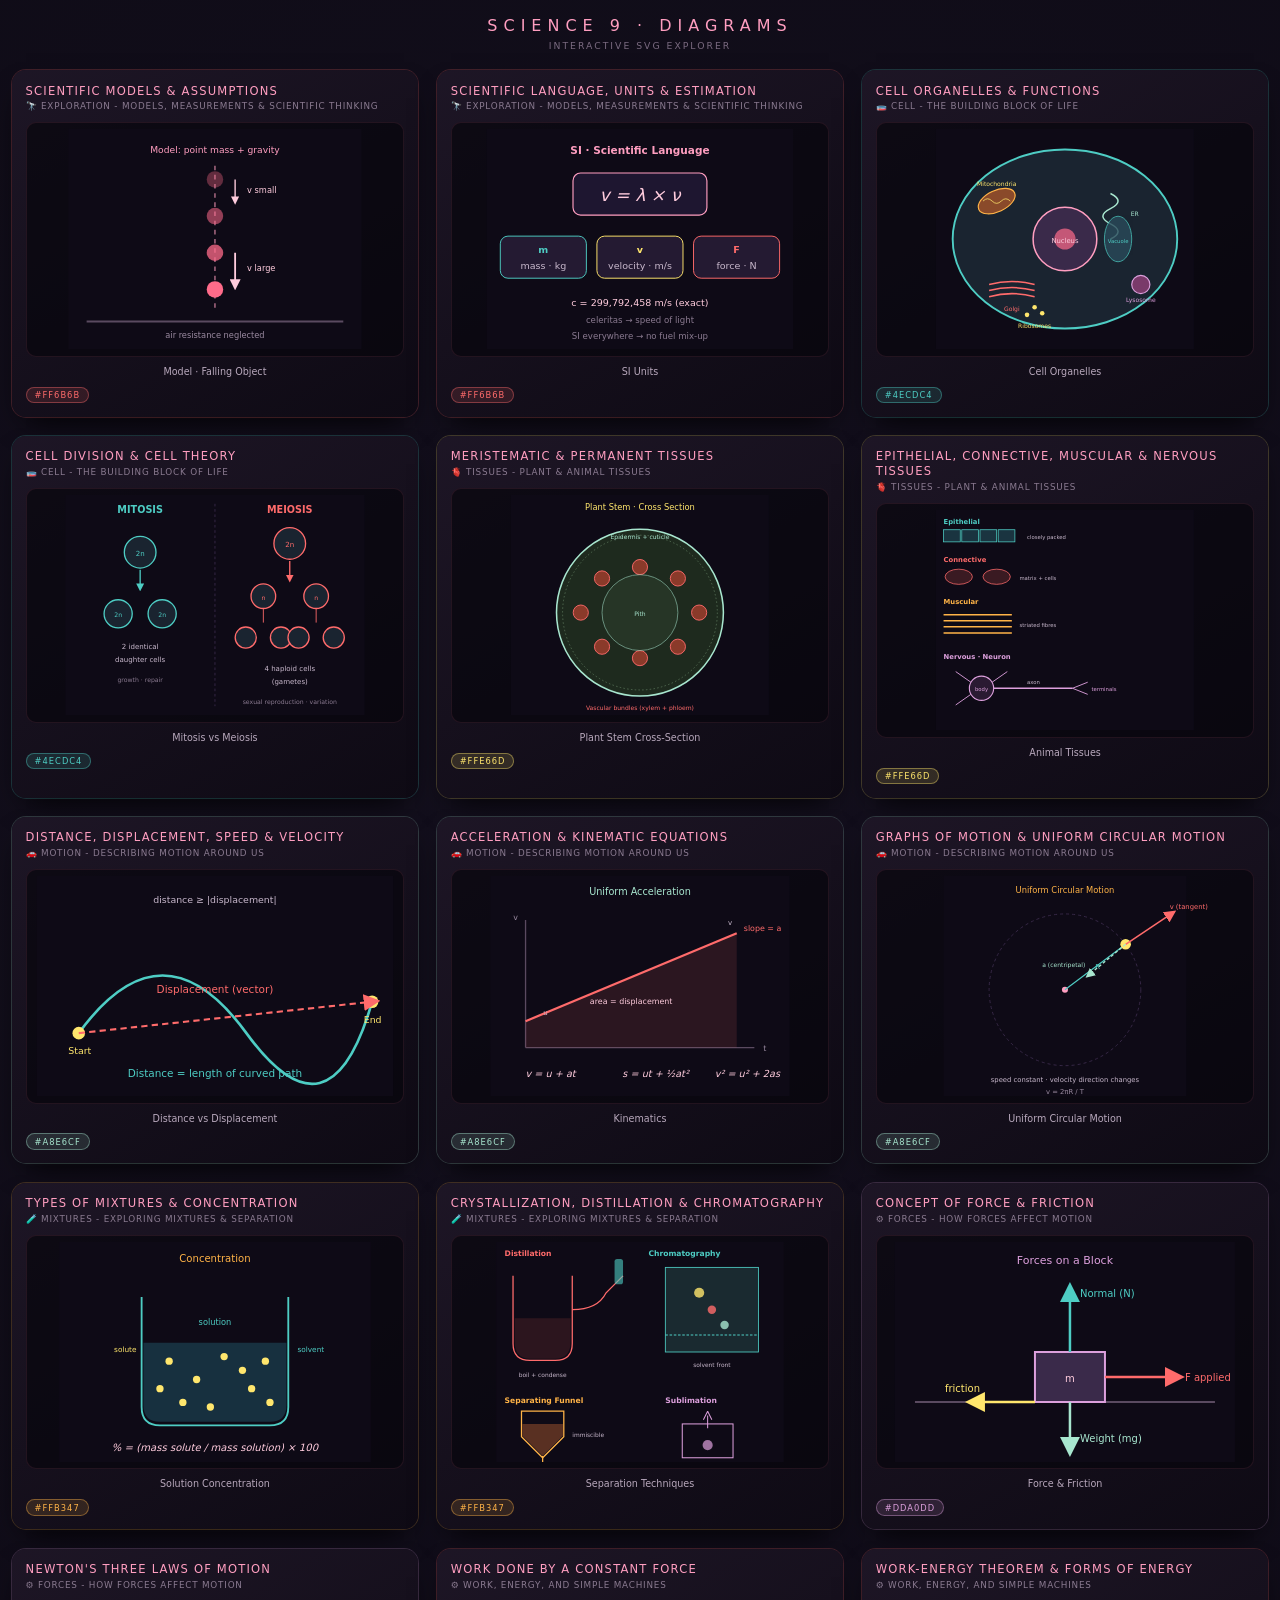
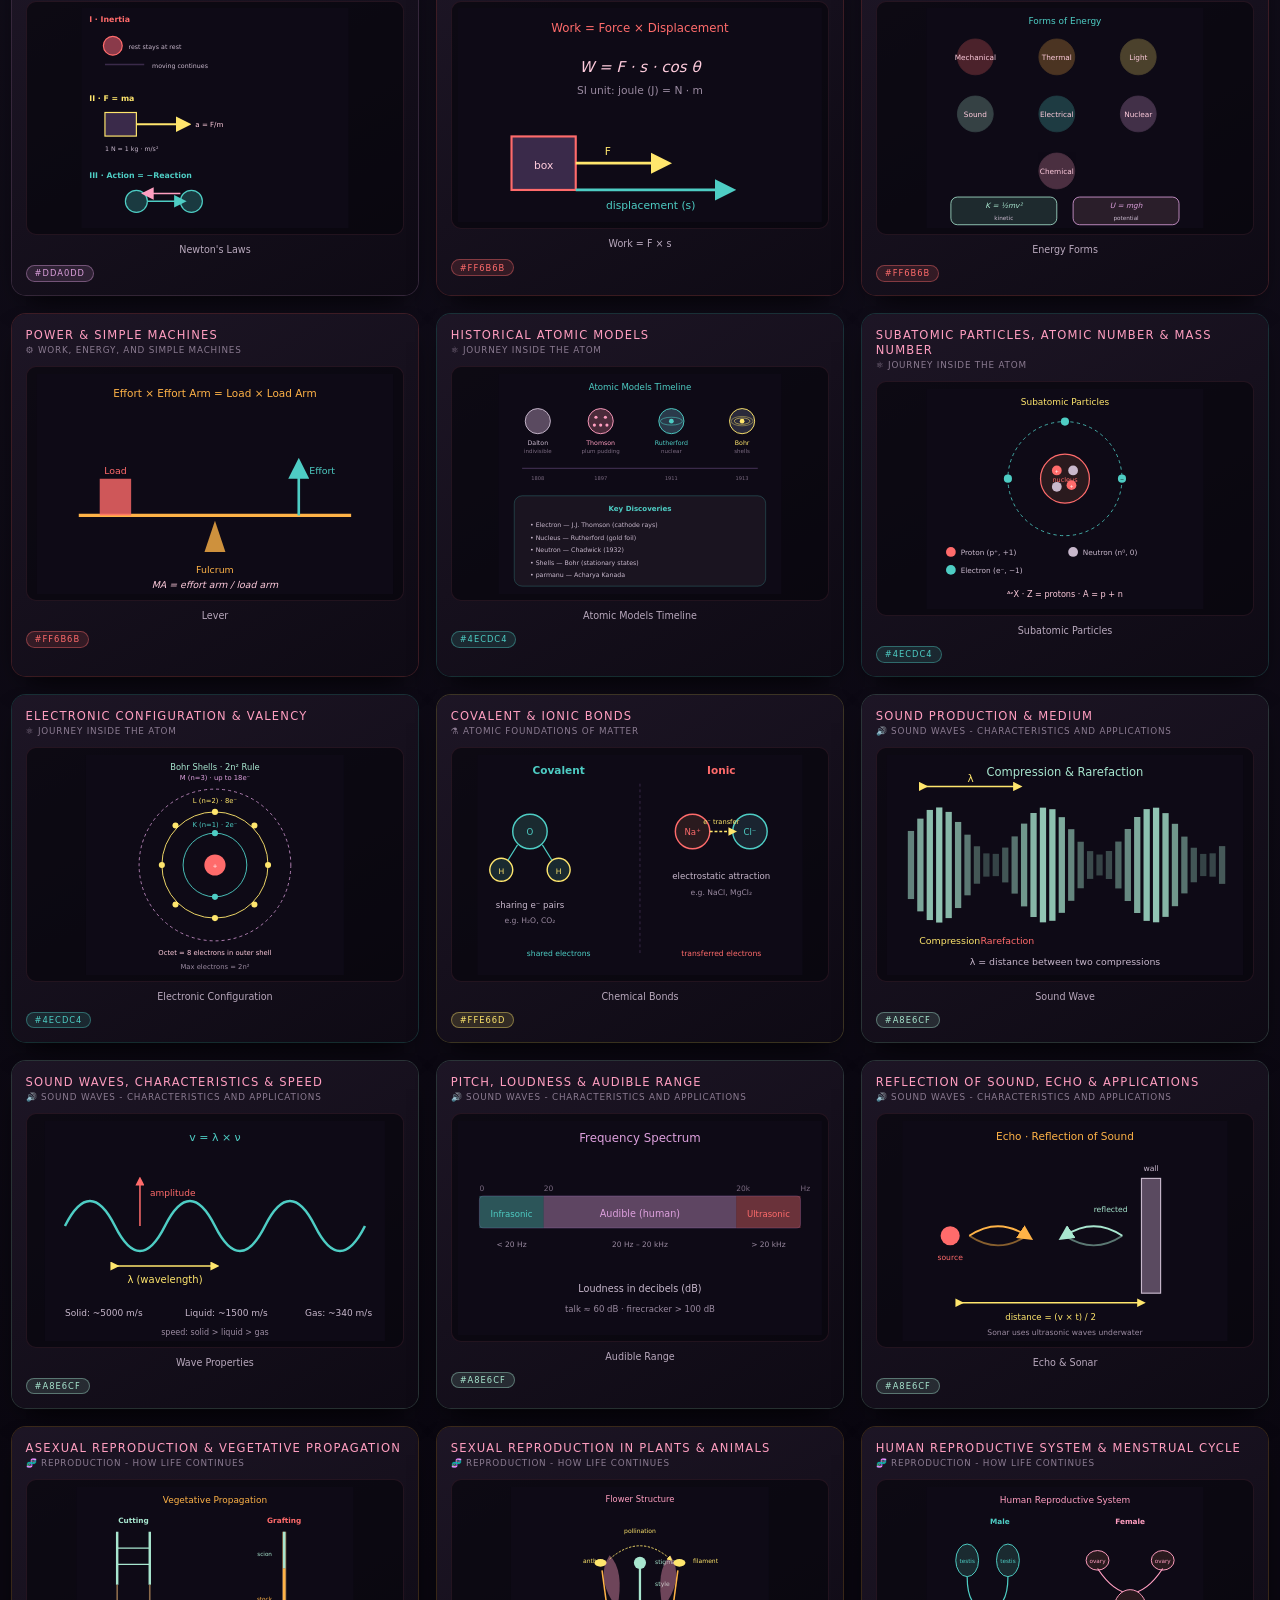
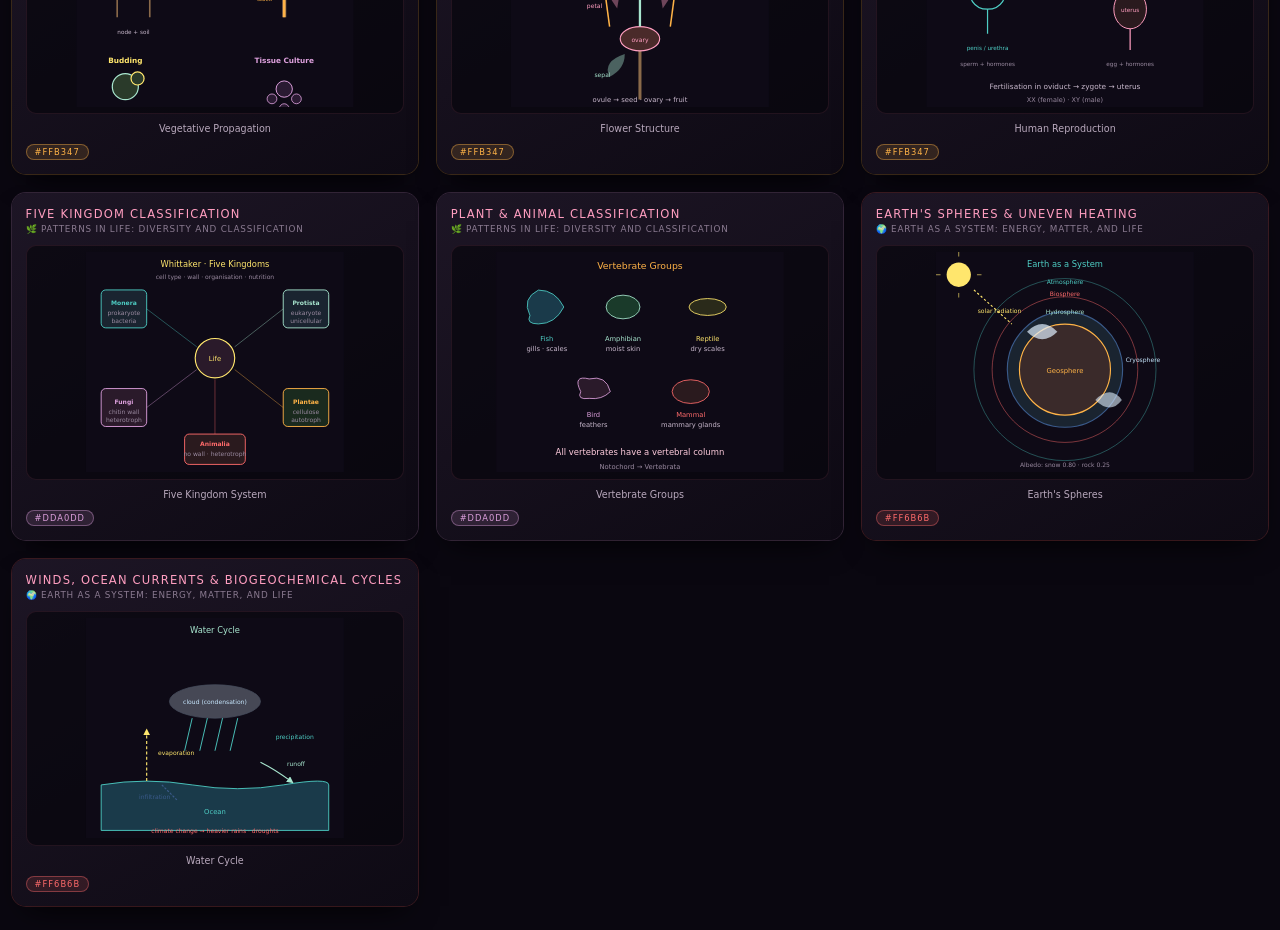
<file: index.html>
<!DOCTYPE html>
<html lang="en">
<head>
<meta charset="UTF-8">
<meta name="viewport" content="width=device-width, initial-scale=1.0, viewport-fit=cover">
<meta name="theme-color" content="#0a0710">
<title>Science 9 · Diagrams</title>
<style>
  * { margin:0; padding:0; box-sizing:border-box; -webkit-tap-highlight-color:transparent; }

  html, body { overflow-x: hidden; }

  body {
    background: radial-gradient(circle at 50% 20%, #14101e, #0a0710 70%);
    min-height: 100vh;
    font-family: 'Segoe UI', Roboto, system-ui, sans-serif;
    color: #e8dce8;
    padding: 1rem 0.75rem calc(1.5rem + env(safe-area-inset-bottom));
    font-size: 16px;
    -webkit-text-size-adjust: 100%;
  }

  header {
    text-align: center;
    margin-bottom: 1.2rem;
  }
  h1 {
    font-size: 0.85rem;
    font-weight: 300;
    letter-spacing: 4px;
    text-transform: uppercase;
    color: #ff9ec0;
    margin-bottom: 0.3rem;
  }
  .sub {
    font-size: 0.58rem;
    letter-spacing: 2px;
    color: #7a6a80;
    text-transform: uppercase;
  }

  /* ---- GRID ---- */
  .grid {
    max-width: 1300px;
    margin: 0 auto;
    display: grid;
    gap: 0.9rem;
    grid-template-columns: 1fr;   /* mobile default */
  }
  @media (min-width: 640px) {
    .grid { grid-template-columns: repeat(2, 1fr); gap: 1rem; }
  }
  @media (min-width: 1000px) {
    .grid { grid-template-columns: repeat(3, 1fr); gap: 1.2rem; }
    h1 { font-size: 1rem; letter-spacing: 6px; }
  }

  /* ---- CARD ---- */
  .card {
    background: linear-gradient(150deg, rgba(30,22,38,.95), rgba(14,10,20,.98));
    border-radius: 14px;
    padding: 0.85rem;
    box-shadow: 0 0 0 1px rgba(255,120,160,.14), 0 14px 30px -14px #000;
    display: flex;
    flex-direction: column;
    transition: transform .25s, box-shadow .25s;
  }
  @media (hover: hover) {
    .card:hover {
      transform: translateY(-3px);
      box-shadow: 0 0 0 1px rgba(255,120,160,.35), 0 20px 40px -18px #000;
    }
  }
  .card h3 {
    font-size: 0.72rem;
    letter-spacing: 1.2px;
    text-transform: uppercase;
    color: #ff9ec0;
    font-weight: 500;
    margin-bottom: 0.15rem;
    line-height: 1.3;
    word-wrap: break-word;
  }
  .concept {
    font-size: 0.55rem;
    letter-spacing: 0.8px;
    color: #8a7a90;
    text-transform: uppercase;
    margin-bottom: 0.6rem;
    line-height: 1.3;
  }

  /* ---- SVG BOX ---- */
  .svg-box {
    background: rgba(8,6,14,.7);
    border-radius: 10px;
    padding: 0.4rem;
    border: 1px solid rgba(255,120,160,.1);
    display: flex;
    align-items: center;
    justify-content: center;
    overflow: hidden;
    min-height: 160px;
  }
  .svg-box svg {
    width: 100%;
    height: auto;
    max-height: 220px;
    display: block;
  }
  @media (max-width: 480px) {
    .svg-box svg { max-height: 240px; }
    .card { padding: 0.75rem; }
  }

  .caption {
    font-size: 0.6rem;
    color: #b8a8bc;
    margin-top: 0.5rem;
    line-height: 1.45;
    text-align: center;
  }
  .tag {
    display: inline-block;
    font-size: 0.52rem;
    letter-spacing: 1px;
    padding: 0.14rem 0.5rem;
    border-radius: 20px;
    margin-top: 0.5rem;
    align-self: flex-start;
    text-transform: uppercase;
  }

  /* ---- FALLBACK ---- */
  .error {
    grid-column: 1 / -1;
    text-align: center;
    padding: 3rem 1rem;
    color: #ff8899;
    font-size: 0.85rem;
    line-height: 1.7;
  }
  .error code {
    background: rgba(255,120,140,.1);
    padding: 0.2rem 0.45rem;
    border-radius: 5px;
    font-size: 0.8rem;
    color: #ffb8cc;
  }
</style>
</head>
<body>

<header>
  <h1>Science 9 · Diagrams</h1>
  <div class="sub">Interactive SVG explorer</div>
</header>

<main class="grid" id="grid"></main>

<script src="configs/science-config.js"></script>
<script>
(function () {
  "use strict";

  const grid = document.getElementById('grid');

  // ---------- DIAGRAM REGISTRY ----------
  const D = {

    sci_c1: { tag: "Model · Falling Object", svg: `
      <svg viewBox="0 0 320 240">
        <rect width="320" height="240" fill="#0e0a16"/>
        <line x1="20" y1="210" x2="300" y2="210" stroke="#5a4a60" stroke-width="2"/>
        <line x1="160" y1="40" x2="160" y2="195" stroke="#ff9ec0" stroke-width="1.5" stroke-dasharray="5 5" opacity=".7"/>
        <circle cx="160" cy="55" r="9" fill="#ff6b8a" opacity=".35"/>
        <circle cx="160" cy="95" r="9" fill="#ff6b8a" opacity=".55"/>
        <circle cx="160" cy="135" r="9" fill="#ff6b8a" opacity=".75"/>
        <circle cx="160" cy="175" r="9" fill="#ff6b8a"/>
        <line x1="182" y1="55" x2="182" y2="78" stroke="#ffccdd" stroke-width="1.5" marker-end="url(#arrA)"/>
        <line x1="182" y1="135" x2="182" y2="170" stroke="#ffccdd" stroke-width="2" marker-end="url(#arrA)"/>
        <defs><marker id="arrA" markerWidth="6" markerHeight="6" refX="3" refY="3" orient="auto"><path d="M0,0 L6,3 L0,6 Z" fill="#ffccdd"/></marker></defs>
        <text x="195" y="70" font-size="9" fill="#ffccdd">v small</text>
        <text x="195" y="155" font-size="9" fill="#ffccdd">v large</text>
        <text x="160" y="228" text-anchor="middle" font-size="9" fill="#9a8aa0">air resistance neglected</text>
        <text x="160" y="26" text-anchor="middle" font-size="10" fill="#ff9ec0">Model: point mass + gravity</text>
      </svg>`},

    sci_c2: { tag: "SI Units", svg: `
      <svg viewBox="0 0 320 230">
        <rect width="320" height="230" fill="#0e0a16"/>
        <text x="160" y="26" text-anchor="middle" font-size="11" fill="#ff9ec0" font-weight="600">SI · Scientific Language</text>
        <rect x="90" y="46" width="140" height="44" rx="8" fill="#1e1630" stroke="#ff9ec0" stroke-width="1.2"/>
        <text x="160" y="75" text-anchor="middle" font-size="18" fill="#ffccdd" font-style="italic">v = λ × ν</text>
        <g font-size="10">
          <rect x="14" y="112" width="90" height="44" rx="8" fill="#241a32" stroke="#4ECDC4"/>
          <text x="59" y="130" text-anchor="middle" fill="#4ECDC4" font-weight="600">m</text>
          <text x="59" y="146" text-anchor="middle" fill="#c8b8cc">mass · kg</text>
          <rect x="115" y="112" width="90" height="44" rx="8" fill="#241a32" stroke="#FFE66D"/>
          <text x="160" y="130" text-anchor="middle" fill="#FFE66D" font-weight="600">v</text>
          <text x="160" y="146" text-anchor="middle" fill="#c8b8cc">velocity · m/s</text>
          <rect x="216" y="112" width="90" height="44" rx="8" fill="#241a32" stroke="#FF6B6B"/>
          <text x="261" y="130" text-anchor="middle" fill="#FF6B6B" font-weight="600">F</text>
          <text x="261" y="146" text-anchor="middle" fill="#c8b8cc">force · N</text>
        </g>
        <text x="160" y="185" text-anchor="middle" font-size="10" fill="#ffccdd">c = 299,792,458 m/s (exact)</text>
        <text x="160" y="203" text-anchor="middle" font-size="9" fill="#8a7a90">celeritas → speed of light</text>
        <text x="160" y="220" text-anchor="middle" font-size="9" fill="#8a7a90">SI everywhere → no fuel mix-up</text>
      </svg>`},

    sci_c4: { tag: "Cell Organelles", svg: `
      <svg viewBox="0 0 340 290">
        <rect width="340" height="290" fill="#0e0a16"/>
        <ellipse cx="170" cy="145" rx="148" ry="118" fill="#1a2430" stroke="#4ECDC4" stroke-width="2.5"/>
        <circle cx="170" cy="145" r="42" fill="#3a2a4a" stroke="#ff9ec0" stroke-width="2"/>
        <circle cx="170" cy="145" r="14" fill="#ff6b8a" opacity=".7"/>
        <text x="170" y="150" text-anchor="middle" font-size="9" fill="#ffccdd">Nucleus</text>
        <ellipse cx="80" cy="95" rx="26" ry="14" fill="#8a4a2a" stroke="#FFB347" stroke-width="1.5" transform="rotate(-25 80 95)"/>
        <path d="M62,95 q6,-6 12,0 q6,6 12,0 q6,-6 12,0" fill="none" stroke="#FFE66D" stroke-width="1"/>
        <text x="80" y="75" text-anchor="middle" font-size="8" fill="#FFE66D">Mitochondria</text>
        <path d="M230,85 q20,10 0,20 q-20,10 0,20 q20,10 0,20" fill="none" stroke="#A8E6CF" stroke-width="2"/>
        <text x="262" y="115" text-anchor="middle" font-size="8" fill="#A8E6CF">ER</text>
        <path d="M70,205 q30,-8 60,0" fill="none" stroke="#FF6B6B" stroke-width="2"/>
        <path d="M70,213 q30,-8 60,0" fill="none" stroke="#FF6B6B" stroke-width="2"/>
        <path d="M70,221 q30,-8 60,0" fill="none" stroke="#FF6B6B" stroke-width="2"/>
        <text x="100" y="240" text-anchor="middle" font-size="8" fill="#FF6B6B">Golgi</text>
        <circle cx="270" cy="205" r="12" fill="#7a3a6a" stroke="#DDA0DD" stroke-width="1.5"/>
        <text x="270" y="228" text-anchor="middle" font-size="8" fill="#DDA0DD">Lysosome</text>
        <circle cx="130" cy="235" r="3" fill="#FFE66D"/>
        <circle cx="140" cy="243" r="3" fill="#FFE66D"/>
        <circle cx="120" cy="245" r="3" fill="#FFE66D"/>
        <text x="130" y="262" text-anchor="middle" font-size="8" fill="#FFE66D">Ribosomes</text>
        <ellipse cx="240" cy="145" rx="18" ry="30" fill="#2a4a5a" stroke="#4ECDC4" stroke-width="1.2" opacity=".8"/>
        <text x="240" y="150" text-anchor="middle" font-size="7" fill="#4ECDC4">Vacuole</text>
      </svg>`},

    sci_c5: { tag: "Mitosis vs Meiosis", svg: `
      <svg viewBox="0 0 340 250">
        <rect width="340" height="250" fill="#0e0a16"/>
        <text x="85" y="20" text-anchor="middle" font-size="11" fill="#4ECDC4" font-weight="600">MITOSIS</text>
        <text x="255" y="20" text-anchor="middle" font-size="11" fill="#FF6B6B" font-weight="600">MEIOSIS</text>
        <line x1="170" y1="10" x2="170" y2="240" stroke="#3a2a4a" stroke-width="1" stroke-dasharray="3 3"/>
        <circle cx="85" cy="65" r="18" fill="#1a2430" stroke="#4ECDC4" stroke-width="1.5"/>
        <text x="85" y="69" text-anchor="middle" font-size="8" fill="#4ECDC4">2n</text>
        <line x1="85" y1="85" x2="85" y2="105" stroke="#4ECDC4" stroke-width="1.5" marker-end="url(#mA1)"/>
        <defs><marker id="mA1" markerWidth="6" markerHeight="6" refX="3" refY="3" orient="auto"><path d="M0,0 L6,3 L0,6 Z" fill="#4ECDC4"/></marker></defs>
        <circle cx="60" cy="135" r="16" fill="#1a2430" stroke="#4ECDC4" stroke-width="1.5"/>
        <circle cx="110" cy="135" r="16" fill="#1a2430" stroke="#4ECDC4" stroke-width="1.5"/>
        <text x="60" y="139" text-anchor="middle" font-size="7" fill="#4ECDC4">2n</text>
        <text x="110" y="139" text-anchor="middle" font-size="7" fill="#4ECDC4">2n</text>
        <text x="85" y="175" text-anchor="middle" font-size="8" fill="#c8b8cc">2 identical</text>
        <text x="85" y="190" text-anchor="middle" font-size="8" fill="#c8b8cc">daughter cells</text>
        <text x="85" y="212" text-anchor="middle" font-size="7" fill="#8a7a90">growth · repair</text>
        <circle cx="255" cy="55" r="18" fill="#1a2430" stroke="#FF6B6B" stroke-width="1.5"/>
        <text x="255" y="59" text-anchor="middle" font-size="8" fill="#FF6B6B">2n</text>
        <line x1="255" y1="75" x2="255" y2="95" stroke="#FF6B6B" stroke-width="1.5" marker-end="url(#mA2)"/>
        <defs><marker id="mA2" markerWidth="6" markerHeight="6" refX="3" refY="3" orient="auto"><path d="M0,0 L6,3 L0,6 Z" fill="#FF6B6B"/></marker></defs>
        <circle cx="225" cy="115" r="14" fill="#1a2430" stroke="#FF6B6B" stroke-width="1.5"/>
        <circle cx="285" cy="115" r="14" fill="#1a2430" stroke="#FF6B6B" stroke-width="1.5"/>
        <text x="225" y="119" text-anchor="middle" font-size="7" fill="#FF6B6B">n</text>
        <text x="285" y="119" text-anchor="middle" font-size="7" fill="#FF6B6B">n</text>
        <line x1="225" y1="129" x2="225" y2="145" stroke="#FF6B6B" stroke-width="1"/>
        <line x1="285" y1="129" x2="285" y2="145" stroke="#FF6B6B" stroke-width="1"/>
        <circle cx="205" cy="162" r="12" fill="#1a2430" stroke="#FF6B6B" stroke-width="1.5"/>
        <circle cx="245" cy="162" r="12" fill="#1a2430" stroke="#FF6B6B" stroke-width="1.5"/>
        <circle cx="265" cy="162" r="12" fill="#1a2430" stroke="#FF6B6B" stroke-width="1.5"/>
        <circle cx="305" cy="162" r="12" fill="#1a2430" stroke="#FF6B6B" stroke-width="1.5"/>
        <text x="255" y="200" text-anchor="middle" font-size="8" fill="#c8b8cc">4 haploid cells</text>
        <text x="255" y="215" text-anchor="middle" font-size="8" fill="#c8b8cc">(gametes)</text>
        <text x="255" y="238" text-anchor="middle" font-size="7" fill="#8a7a90">sexual reproduction · variation</text>
      </svg>`},

    sci_c6: { tag: "Plant Stem Cross-Section", svg: `
      <svg viewBox="0 0 340 290">
        <rect width="340" height="290" fill="#0e0a16"/>
        <text x="170" y="20" text-anchor="middle" font-size="11" fill="#FFE66D">Plant Stem · Cross Section</text>
        <circle cx="170" cy="155" r="110" fill="#1e2a1e" stroke="#A8E6CF" stroke-width="2"/>
        <circle cx="170" cy="155" r="102" fill="none" stroke="#6a8a6a" stroke-width=".8" stroke-dasharray="2 3"/>
        <text x="170" y="58" text-anchor="middle" font-size="8" fill="#A8E6CF">Epidermis + cuticle</text>
        <g>
          <circle cx="170" cy="95" r="10" fill="#8a3a2a" stroke="#FF6B6B" stroke-width="1.2"/>
          <circle cx="220" cy="110" r="10" fill="#8a3a2a" stroke="#FF6B6B" stroke-width="1.2"/>
          <circle cx="248" cy="155" r="10" fill="#8a3a2a" stroke="#FF6B6B" stroke-width="1.2"/>
          <circle cx="220" cy="200" r="10" fill="#8a3a2a" stroke="#FF6B6B" stroke-width="1.2"/>
          <circle cx="170" cy="215" r="10" fill="#8a3a2a" stroke="#FF6B6B" stroke-width="1.2"/>
          <circle cx="120" cy="200" r="10" fill="#8a3a2a" stroke="#FF6B6B" stroke-width="1.2"/>
          <circle cx="92"  cy="155" r="10" fill="#8a3a2a" stroke="#FF6B6B" stroke-width="1.2"/>
          <circle cx="120" cy="110" r="10" fill="#8a3a2a" stroke="#FF6B6B" stroke-width="1.2"/>
        </g>
        <circle cx="170" cy="155" r="50" fill="#2a3a2a" stroke="#A8E6CF" stroke-width="1" opacity=".7"/>
        <text x="170" y="159" text-anchor="middle" font-size="8" fill="#A8E6CF">Pith</text>
        <text x="170" y="283" text-anchor="middle" font-size="8" fill="#FF6B6B">Vascular bundles (xylem + phloem)</text>
      </svg>`},

    sci_c7: { tag: "Animal Tissues", svg: `
      <svg viewBox="0 0 340 290">
        <rect width="340" height="290" fill="#0e0a16"/>
        <text x="10" y="18" font-size="9" fill="#4ECDC4" font-weight="600">Epithelial</text>
        <g>
          <rect x="10" y="26" width="22" height="16" fill="#1a3440" stroke="#4ECDC4"/>
          <rect x="34" y="26" width="22" height="16" fill="#1a3440" stroke="#4ECDC4"/>
          <rect x="58" y="26" width="22" height="16" fill="#1a3440" stroke="#4ECDC4"/>
          <rect x="82" y="26" width="22" height="16" fill="#1a3440" stroke="#4ECDC4"/>
          <text x="120" y="38" font-size="7" fill="#c8b8cc">closely packed</text>
        </g>
        <text x="10" y="68" font-size="9" fill="#FF6B6B" font-weight="600">Connective</text>
        <ellipse cx="30" cy="88" rx="18" ry="10" fill="#3a1a22" stroke="#FF6B6B"/>
        <ellipse cx="80" cy="88" rx="18" ry="10" fill="#3a1a22" stroke="#FF6B6B"/>
        <text x="110" y="92" font-size="7" fill="#c8b8cc">matrix + cells</text>
        <text x="10" y="124" font-size="9" fill="#FFB347" font-weight="600">Muscular</text>
        <g stroke="#FFB347" stroke-width="2" fill="none">
          <line x1="10" y1="138" x2="100" y2="138"/>
          <line x1="10" y1="146" x2="100" y2="146"/>
          <line x1="10" y1="154" x2="100" y2="154"/>
          <line x1="10" y1="162" x2="100" y2="162"/>
        </g>
        <text x="110" y="154" font-size="7" fill="#c8b8cc">striated fibres</text>
        <text x="10" y="196" font-size="9" fill="#DDA0DD" font-weight="600">Nervous · Neuron</text>
        <circle cx="60" cy="235" r="16" fill="#2a1a32" stroke="#DDA0DD" stroke-width="1.5"/>
        <text x="60" y="239" text-anchor="middle" font-size="7" fill="#DDA0DD">body</text>
        <line x1="46" y1="227" x2="26" y2="213" stroke="#DDA0DD" stroke-width="1.2"/>
        <line x1="46" y1="243" x2="26" y2="257" stroke="#DDA0DD" stroke-width="1.2"/>
        <line x1="74" y1="227" x2="94" y2="213" stroke="#DDA0DD" stroke-width="1.2"/>
        <line x1="76" y1="235" x2="180" y2="235" stroke="#DDA0DD" stroke-width="2"/>
        <line x1="180" y1="235" x2="200" y2="227" stroke="#DDA0DD" stroke-width="1.2"/>
        <line x1="180" y1="235" x2="200" y2="243" stroke="#DDA0DD" stroke-width="1.2"/>
        <text x="120" y="229" font-size="7" fill="#c8b8cc">axon</text>
        <text x="205" y="239" font-size="7" fill="#DDA0DD">terminals</text>
      </svg>`},

    sci_c8: { tag: "Distance vs Displacement", svg: `
      <svg viewBox="0 0 340 210">
        <rect width="340" height="210" fill="#0e0a16"/>
        <path d="M40,150 Q120,40 200,150 T320,120" fill="none" stroke="#4ECDC4" stroke-width="2.5"/>
        <circle cx="40" cy="150" r="6" fill="#FFE66D"/>
        <circle cx="320" cy="120" r="6" fill="#FFE66D"/>
        <text x="30" y="170" font-size="9" fill="#FFE66D">Start</text>
        <text x="312" y="140" font-size="9" fill="#FFE66D">End</text>
        <line x1="40" y1="150" x2="320" y2="120" stroke="#FF6B6B" stroke-width="2" stroke-dasharray="6 4" marker-end="url(#dA1)"/>
        <defs><marker id="dA1" markerWidth="8" markerHeight="8" refX="4" refY="4" orient="auto"><path d="M0,0 L8,4 L0,8 Z" fill="#FF6B6B"/></marker></defs>
        <text x="170" y="112" text-anchor="middle" font-size="10" fill="#FF6B6B">Displacement (vector)</text>
        <text x="170" y="192" text-anchor="middle" font-size="10" fill="#4ECDC4">Distance = length of curved path</text>
        <text x="170" y="26" text-anchor="middle" font-size="9" fill="#c8b8cc">distance ≥ |displacement|</text>
      </svg>`},

    sci_c9: { tag: "Kinematics", svg: `
      <svg viewBox="0 0 340 250">
        <rect width="340" height="250" fill="#0e0a16"/>
        <text x="170" y="22" text-anchor="middle" font-size="11" fill="#A8E6CF">Uniform Acceleration</text>
        <line x1="40" y1="195" x2="300" y2="195" stroke="#5a4a60" stroke-width="1.5"/>
        <line x1="40" y1="195" x2="40" y2="50" stroke="#5a4a60" stroke-width="1.5"/>
        <text x="310" y="199" font-size="9" fill="#9a8aa0">t</text>
        <text x="26" y="50" font-size="9" fill="#9a8aa0">v</text>
        <line x1="40" y1="165" x2="280" y2="65" stroke="#FF6B6B" stroke-width="2.5"/>
        <text x="288" y="63" font-size="9" fill="#FF6B6B">slope = a</text>
        <text x="60" y="158" font-size="8" fill="#c8b8cc">u</text>
        <text x="270" y="56" font-size="8" fill="#c8b8cc">v</text>
        <path d="M40,195 L40,165 L280,65 L280,195 Z" fill="#FF6B6B" opacity=".12"/>
        <text x="160" y="145" text-anchor="middle" font-size="9" fill="#ffccdd">area = displacement</text>
        <g font-size="11" fill="#ffccdd" font-style="italic">
          <text x="40" y="228">v = u + at</text>
          <text x="150" y="228">s = ut + ½at²</text>
          <text x="255" y="228">v² = u² + 2as</text>
        </g>
      </svg>`},

    sci_c10: { tag: "Uniform Circular Motion", svg: `
      <svg viewBox="0 0 320 290">
        <rect width="320" height="290" fill="#0e0a16"/>
        <text x="160" y="22" text-anchor="middle" font-size="11" fill="#FFB347">Uniform Circular Motion</text>
        <circle cx="160" cy="150" r="100" fill="none" stroke="#3a2a4a" stroke-width="1.2" stroke-dasharray="4 4"/>
        <circle cx="160" cy="150" r="4" fill="#ff9ec0"/>
        <line x1="160" y1="150" x2="240" y2="90" stroke="#4ECDC4" stroke-width="1.5"/>
        <text x="200" y="122" font-size="9" fill="#4ECDC4">R</text>
        <circle cx="240" cy="90" r="7" fill="#FFE66D"/>
        <line x1="240" y1="90" x2="300" y2="50" stroke="#FF6B6B" stroke-width="2" marker-end="url(#cA1)"/>
        <defs><marker id="cA1" markerWidth="8" markerHeight="8" refX="4" refY="4" orient="auto"><path d="M0,0 L8,4 L0,8 Z" fill="#FF6B6B"/></marker></defs>
        <text x="298" y="44" font-size="9" fill="#FF6B6B">v (tangent)</text>
        <line x1="240" y1="90" x2="192" y2="130" stroke="#A8E6CF" stroke-width="1.8" stroke-dasharray="4 3" marker-end="url(#cA2)"/>
        <defs><marker id="cA2" markerWidth="7" markerHeight="7" refX="3.5" refY="3.5" orient="auto"><path d="M0,0 L7,3.5 L0,7 Z" fill="#A8E6CF"/></marker></defs>
        <text x="130" y="120" font-size="8" fill="#A8E6CF">a (centripetal)</text>
        <text x="160" y="272" text-anchor="middle" font-size="9" fill="#c8b8cc">speed constant · velocity direction changes</text>
        <text x="160" y="288" text-anchor="middle" font-size="9" fill="#9a8aa0">v = 2πR / T</text>
      </svg>`},

    sci_c11: { tag: "Solution Concentration", svg: `
      <svg viewBox="0 0 340 240">
        <rect width="340" height="240" fill="#0e0a16"/>
        <text x="170" y="22" text-anchor="middle" font-size="11" fill="#FFB347">Concentration</text>
        <path d="M90,60 L90,180 Q90,200 110,200 L230,200 Q250,200 250,180 L250,60" fill="none" stroke="#4ECDC4" stroke-width="2"/>
        <path d="M92,110 L92,178 Q92,196 110,196 L230,196 Q248,196 248,178 L248,110 Z" fill="#1a3a4a" opacity=".8"/>
        <g fill="#FFE66D">
          <circle cx="120" cy="130" r="4"/><circle cx="150" cy="150" r="4"/>
          <circle cx="180" cy="125" r="4"/><circle cx="210" cy="160" r="4"/>
          <circle cx="135" cy="175" r="4"/><circle cx="200" cy="140" r="4"/>
          <circle cx="165" cy="180" r="4"/><circle cx="225" cy="130" r="4"/>
          <circle cx="110" cy="160" r="4"/><circle cx="230" cy="175" r="4"/>
        </g>
        <text x="170" y="90" text-anchor="middle" font-size="9" fill="#4ECDC4">solution</text>
        <text x="60" y="120" font-size="8" fill="#FFE66D">solute</text>
        <text x="260" y="120" font-size="8" fill="#4ECDC4">solvent</text>
        <text x="170" y="228" text-anchor="middle" font-size="11" fill="#ffccdd" font-style="italic">% = (mass solute / mass solution) × 100</text>
      </svg>`},

    sci_c12: { tag: "Separation Techniques", svg: `
      <svg viewBox="0 0 340 260">
        <rect width="340" height="260" fill="#0e0a16"/>
        <text x="10" y="16" font-size="9" fill="#FF6B6B" font-weight="600">Distillation</text>
        <path d="M20,40 L20,120 Q20,140 40,140 L70,140 Q90,140 90,120 L90,40" fill="none" stroke="#FF6B6B" stroke-width="1.5"/>
        <path d="M22,90 L22,118 Q22,138 40,138 L70,138 Q88,138 88,118 L88,90 Z" fill="#3a1a22" opacity=".7"/>
        <path d="M90,80 Q120,80 130,60 L150,40" fill="none" stroke="#FF6B6B" stroke-width="1.5"/>
        <rect x="140" y="20" width="10" height="30" rx="3" fill="#4ECDC4" opacity=".6"/>
        <text x="55" y="160" text-anchor="middle" font-size="7" fill="#c8b8cc">boil + condense</text>
        <text x="180" y="16" font-size="9" fill="#4ECDC4" font-weight="600">Chromatography</text>
        <rect x="200" y="30" width="110" height="100" fill="#1a2a30" stroke="#4ECDC4" stroke-width="1"/>
        <line x1="200" y1="110" x2="310" y2="110" stroke="#4ECDC4" stroke-width="1.2" stroke-dasharray="3 2"/>
        <circle cx="240" cy="60" r="6" fill="#FFE66D" opacity=".8"/>
        <circle cx="255" cy="80" r="5" fill="#FF6B6B" opacity=".8"/>
        <circle cx="270" cy="98" r="5" fill="#A8E6CF" opacity=".8"/>
        <text x="255" y="148" text-anchor="middle" font-size="7" fill="#c8b8cc">solvent front</text>
        <text x="10" y="190" font-size="9" fill="#FFB347" font-weight="600">Separating Funnel</text>
        <path d="M30,200 L30,230 L55,255 L80,230 L80,200 Z" fill="none" stroke="#FFB347" stroke-width="1.5"/>
        <path d="M31,215 L31,229 L55,253 L79,229 L79,215 Z" fill="#8a4a2a" opacity=".6"/>
        <line x1="55" y1="253" x2="55" y2="268" stroke="#FFB347" stroke-width="1.5"/>
        <text x="90" y="230" font-size="7" fill="#c8b8cc">immiscible</text>
        <text x="200" y="190" font-size="9" fill="#DDA0DD" font-weight="600">Sublimation</text>
        <rect x="220" y="215" width="60" height="40" fill="none" stroke="#DDA0DD" stroke-width="1.2"/>
        <circle cx="250" cy="240" r="6" fill="#DDA0DD" opacity=".7"/>
        <path d="M250,220 L250,205 M245,210 L250,200 M255,210 L250,200" stroke="#DDA0DD" stroke-width="1.2"/>
        <text x="250" y="270" text-anchor="middle" font-size="7" fill="#c8b8cc">solid → vapour</text>
      </svg>`},

    sci_c13: { tag: "Force & Friction", svg: `
      <svg viewBox="0 0 340 220">
        <rect width="340" height="220" fill="#0e0a16"/>
        <text x="170" y="22" text-anchor="middle" font-size="11" fill="#DDA0DD">Forces on a Block</text>
        <line x1="20" y1="160" x2="320" y2="160" stroke="#5a4a60" stroke-width="2"/>
        <rect x="140" y="110" width="70" height="50" fill="#3a2a4a" stroke="#DDA0DD" stroke-width="2"/>
        <text x="175" y="140" text-anchor="middle" font-size="10" fill="#ffccdd">m</text>
        <line x1="210" y1="135" x2="280" y2="135" stroke="#FF6B6B" stroke-width="2.5" marker-end="url(#fA1)"/>
        <defs><marker id="fA1" markerWidth="8" markerHeight="8" refX="4" refY="4" orient="auto"><path d="M0,0 L8,4 L0,8 Z" fill="#FF6B6B"/></marker></defs>
        <text x="290" y="139" font-size="10" fill="#FF6B6B">F applied</text>
        <line x1="140" y1="160" x2="80" y2="160" stroke="#FFE66D" stroke-width="2.5" marker-end="url(#fA2)"/>
        <defs><marker id="fA2" markerWidth="8" markerHeight="8" refX="4" refY="4" orient="auto"><path d="M0,0 L8,4 L0,8 Z" fill="#FFE66D"/></marker></defs>
        <text x="50" y="150" font-size="10" fill="#FFE66D">friction</text>
        <line x1="175" y1="110" x2="175" y2="50" stroke="#4ECDC4" stroke-width="2.5" marker-end="url(#fA3)"/>
        <defs><marker id="fA3" markerWidth="8" markerHeight="8" refX="4" refY="4" orient="auto"><path d="M0,0 L8,4 L0,8 Z" fill="#4ECDC4"/></marker></defs>
        <text x="185" y="55" font-size="10" fill="#4ECDC4">Normal (N)</text>
        <line x1="175" y1="160" x2="175" y2="205" stroke="#A8E6CF" stroke-width="2.5" marker-end="url(#fA4)"/>
        <defs><marker id="fA4" markerWidth="8" markerHeight="8" refX="4" refY="4" orient="auto"><path d="M0,0 L8,4 L0,8 Z" fill="#A8E6CF"/></marker></defs>
        <text x="185" y="200" font-size="10" fill="#A8E6CF">Weight (mg)</text>
      </svg>`},

    sci_c14: { tag: "Newton's Laws", svg: `
      <svg viewBox="0 0 340 280">
        <rect width="340" height="280" fill="#0e0a16"/>
        <text x="10" y="18" font-size="10" fill="#FF6B6B" font-weight="600">I · Inertia</text>
        <circle cx="40" cy="48" r="12" fill="#8a3a4a" stroke="#FF6B6B" stroke-width="1.5"/>
        <text x="60" y="52" font-size="8" fill="#c8b8cc">rest stays at rest</text>
        <line x1="30" y1="72" x2="80" y2="72" stroke="#3a2a4a" stroke-width="2"/>
        <text x="90" y="76" font-size="8" fill="#c8b8cc">moving continues</text>
        <text x="10" y="118" font-size="10" fill="#FFE66D" font-weight="600">II · F = ma</text>
        <rect x="30" y="133" width="40" height="30" fill="#3a2a4a" stroke="#FFE66D" stroke-width="1.5"/>
        <line x1="70" y1="148" x2="130" y2="148" stroke="#FFE66D" stroke-width="2.5" marker-end="url(#nA1)"/>
        <defs><marker id="nA1" markerWidth="8" markerHeight="8" refX="4" refY="4" orient="auto"><path d="M0,0 L8,4 L0,8 Z" fill="#FFE66D"/></marker></defs>
        <text x="145" y="152" font-size="9" fill="#ffccdd">a = F/m</text>
        <text x="30" y="182" font-size="8" fill="#c8b8cc">1 N = 1 kg · m/s²</text>
        <text x="10" y="216" font-size="10" fill="#4ECDC4" font-weight="600">III · Action = −Reaction</text>
        <circle cx="70" cy="246" r="14" fill="#1a3a40" stroke="#4ECDC4" stroke-width="1.5"/>
        <circle cx="140" cy="246" r="14" fill="#1a3a40" stroke="#4ECDC4" stroke-width="1.5"/>
        <line x1="84" y1="246" x2="126" y2="246" stroke="#4ECDC4" stroke-width="2" marker-end="url(#nA2)"/>
        <defs><marker id="nA2" markerWidth="8" markerHeight="8" refX="4" refY="4" orient="auto"><path d="M0,0 L8,4 L0,8 Z" fill="#4ECDC4"/></marker></defs>
        <line x1="126" y1="236" x2="84" y2="236" stroke="#FF9EC0" stroke-width="2" marker-end="url(#nA3)"/>
        <defs><marker id="nA3" markerWidth="8" markerHeight="8" refX="4" refY="4" orient="auto"><path d="M0,0 L8,4 L0,8 Z" fill="#FF9EC0"/></marker></defs>
      </svg>`},

    es_c1: { tag: "Work = F × s", svg: `
      <svg viewBox="0 0 340 200">
        <rect width="340" height="200" fill="#0e0a16"/>
        <text x="170" y="22" text-anchor="middle" font-size="11" fill="#FF6B6B">Work = Force × Displacement</text>
        <rect x="50" y="120" width="60" height="50" fill="#3a2a4a" stroke="#FF6B6B" stroke-width="2"/>
        <text x="80" y="150" text-anchor="middle" font-size="10" fill="#ffccdd">box</text>
        <line x1="110" y1="145" x2="190" y2="145" stroke="#FFE66D" stroke-width="2.5" marker-end="url(#wA1)"/>
        <defs><marker id="wA1" markerWidth="8" markerHeight="8" refX="4" refY="4" orient="auto"><path d="M0,0 L8,4 L0,8 Z" fill="#FFE66D"/></marker></defs>
        <text x="140" y="137" text-anchor="middle" font-size="10" fill="#FFE66D">F</text>
        <line x1="110" y1="170" x2="250" y2="170" stroke="#4ECDC4" stroke-width="2.5" marker-end="url(#wA2)"/>
        <defs><marker id="wA2" markerWidth="8" markerHeight="8" refX="4" refY="4" orient="auto"><path d="M0,0 L8,4 L0,8 Z" fill="#4ECDC4"/></marker></defs>
        <text x="180" y="188" text-anchor="middle" font-size="10" fill="#4ECDC4">displacement (s)</text>
        <text x="170" y="60" text-anchor="middle" font-size="14" fill="#ffccdd" font-style="italic">W = F · s · cos θ</text>
        <text x="170" y="80" text-anchor="middle" font-size="10" fill="#9a8aa0">SI unit: joule (J) = N · m</text>
      </svg>`},

    es_c2: { tag: "Energy Forms", svg: `
      <svg viewBox="0 0 340 270">
        <rect width="340" height="270" fill="#0e0a16"/>
        <text x="170" y="20" text-anchor="middle" font-size="11" fill="#4ECDC4">Forms of Energy</text>
        <g font-size="9" fill="#ffccdd">
          <circle cx="60" cy="60" r="22" fill="#FF6B6B" opacity=".25" stroke="#FF6B6B"/>
          <text x="60" y="64" text-anchor="middle">Mechanical</text>
          <circle cx="160" cy="60" r="22" fill="#FFB347" opacity=".25" stroke="#FFB347"/>
          <text x="160" y="64" text-anchor="middle">Thermal</text>
          <circle cx="260" cy="60" r="22" fill="#FFE66D" opacity=".25" stroke="#FFE66D"/>
          <text x="260" y="64" text-anchor="middle">Light</text>
          <circle cx="60" cy="130" r="22" fill="#A8E6CF" opacity=".25" stroke="#A8E6CF"/>
          <text x="60" y="134" text-anchor="middle">Sound</text>
          <circle cx="160" cy="130" r="22" fill="#4ECDC4" opacity=".25" stroke="#4ECDC4"/>
          <text x="160" y="134" text-anchor="middle">Electrical</text>
          <circle cx="260" cy="130" r="22" fill="#DDA0DD" opacity=".25" stroke="#DDA0DD"/>
          <text x="260" y="134" text-anchor="middle">Nuclear</text>
          <circle cx="160" cy="200" r="22" fill="#FF9EC0" opacity=".25" stroke="#FF9EC0"/>
          <text x="160" y="204" text-anchor="middle">Chemical</text>
        </g>
        <rect x="30" y="232" width="130" height="34" rx="8" fill="#1e2a2e" stroke="#A8E6CF"/>
        <text x="95" y="246" text-anchor="middle" font-size="9" fill="#A8E6CF" font-style="italic">K = ½mv²</text>
        <text x="95" y="260" text-anchor="middle" font-size="7" fill="#c8b8cc">kinetic</text>
        <rect x="180" y="232" width="130" height="34" rx="8" fill="#2a1e2a" stroke="#DDA0DD"/>
        <text x="245" y="246" text-anchor="middle" font-size="9" fill="#DDA0DD" font-style="italic">U = mgh</text>
        <text x="245" y="260" text-anchor="middle" font-size="7" fill="#c8b8cc">potential</text>
      </svg>`},

    es_c3: { tag: "Lever", svg: `
      <svg viewBox="0 0 340 210">
        <rect width="340" height="210" fill="#0e0a16"/>
        <text x="170" y="22" text-anchor="middle" font-size="10" fill="#FFB347">Effort × Effort Arm = Load × Load Arm</text>
        <line x1="40" y1="135" x2="300" y2="135" stroke="#FFB347" stroke-width="3"/>
        <polygon points="170,140 160,170 180,170" fill="#FFB347" opacity=".8"/>
        <text x="170" y="190" text-anchor="middle" font-size="9" fill="#FFB347">Fulcrum</text>
        <rect x="60" y="100" width="30" height="35" fill="#FF6B6B" opacity=".8"/>
        <text x="75" y="95" text-anchor="middle" font-size="9" fill="#FF6B6B">Load</text>
        <line x1="250" y1="135" x2="250" y2="90" stroke="#4ECDC4" stroke-width="2.5" marker-end="url(#lA1)"/>
        <defs><marker id="lA1" markerWidth="8" markerHeight="8" refX="4" refY="4" orient="auto"><path d="M0,0 L8,4 L0,8 Z" fill="#4ECDC4"/></marker></defs>
        <text x="260" y="95" font-size="9" fill="#4ECDC4">Effort</text>
        <text x="170" y="204" text-anchor="middle" font-size="9" fill="#ffccdd" font-style="italic">MA = effort arm / load arm</text>
      </svg>`},

    es_c4: { tag: "Atomic Models Timeline", svg: `
      <svg viewBox="0 0 360 280">
        <rect width="360" height="280" fill="#0e0a16"/>
        <text x="180" y="20" text-anchor="middle" font-size="11" fill="#4ECDC4">Atomic Models Timeline</text>
        <circle cx="50" cy="60" r="16" fill="#5a4a60" stroke="#c8b8cc" stroke-width="1.2"/>
        <text x="50" y="90" text-anchor="middle" font-size="8" fill="#c8b8cc">Dalton</text>
        <text x="50" y="101" text-anchor="middle" font-size="7" fill="#7a6a80">indivisible</text>
        <circle cx="130" cy="60" r="16" fill="#4a2a3a" stroke="#FF9EC0" stroke-width="1.2"/>
        <g fill="#FF9EC0">
          <circle cx="124" cy="55" r="2"/><circle cx="136" cy="55" r="2"/>
          <circle cx="130" cy="65" r="2"/><circle cx="122" cy="65" r="2"/>
          <circle cx="138" cy="65" r="2"/>
        </g>
        <text x="130" y="90" text-anchor="middle" font-size="8" fill="#FF9EC0">Thomson</text>
        <text x="130" y="101" text-anchor="middle" font-size="7" fill="#7a6a80">plum pudding</text>
        <circle cx="220" cy="60" r="16" fill="#2a3a4a" stroke="#4ECDC4" stroke-width="1.2"/>
        <circle cx="220" cy="60" r="3" fill="#4ECDC4"/>
        <ellipse cx="220" cy="60" rx="14" ry="5" fill="none" stroke="#4ECDC4" stroke-width=".7"/>
        <text x="220" y="90" text-anchor="middle" font-size="8" fill="#4ECDC4">Rutherford</text>
        <text x="220" y="101" text-anchor="middle" font-size="7" fill="#7a6a80">nuclear</text>
        <circle cx="310" cy="60" r="16" fill="#2a2a3a" stroke="#FFE66D" stroke-width="1.2"/>
        <circle cx="310" cy="60" r="3" fill="#FFE66D"/>
        <ellipse cx="310" cy="60" rx="10" ry="4" fill="none" stroke="#FFE66D" stroke-width=".7"/>
        <ellipse cx="310" cy="60" rx="14" ry="6" fill="none" stroke="#FFE66D" stroke-width=".5"/>
        <text x="310" y="90" text-anchor="middle" font-size="8" fill="#FFE66D">Bohr</text>
        <text x="310" y="101" text-anchor="middle" font-size="7" fill="#7a6a80">shells</text>
        <line x1="30" y1="120" x2="330" y2="120" stroke="#3a2a4a" stroke-width="1.5"/>
        <text x="50" y="135" text-anchor="middle" font-size="6.5" fill="#7a6a80">1808</text>
        <text x="130" y="135" text-anchor="middle" font-size="6.5" fill="#7a6a80">1897</text>
        <text x="220" y="135" text-anchor="middle" font-size="6.5" fill="#7a6a80">1911</text>
        <text x="310" y="135" text-anchor="middle" font-size="6.5" fill="#7a6a80">1913</text>
        <rect x="20" y="155" width="320" height="115" rx="10" fill="#1a1420" stroke="#4ECDC4" stroke-opacity=".3"/>
        <text x="180" y="175" text-anchor="middle" font-size="9" fill="#4ECDC4" font-weight="600">Key Discoveries</text>
        <text x="40" y="195" font-size="8" fill="#c8b8cc">• Electron — J.J. Thomson (cathode rays)</text>
        <text x="40" y="211" font-size="8" fill="#c8b8cc">• Nucleus — Rutherford (gold foil)</text>
        <text x="40" y="227" font-size="8" fill="#c8b8cc">• Neutron — Chadwick (1932)</text>
        <text x="40" y="243" font-size="8" fill="#c8b8cc">• Shells — Bohr (stationary states)</text>
        <text x="40" y="259" font-size="8" fill="#c8b8cc">• parmanu — Acharya Kanada</text>
      </svg>`},

    es_c5: { tag: "Subatomic Particles", svg: `
      <svg viewBox="0 0 340 270">
        <rect width="340" height="270" fill="#0e0a16"/>
        <text x="170" y="20" text-anchor="middle" font-size="11" fill="#FFE66D">Subatomic Particles</text>
        <circle cx="170" cy="110" r="70" fill="none" stroke="#4ECDC4" stroke-width="1" stroke-dasharray="4 4"/>
        <circle cx="170" cy="110" r="30" fill="#2a1a1e" stroke="#FF6B6B" stroke-width="1.5"/>
        <text x="170" y="114" text-anchor="middle" font-size="8" fill="#FF6B6B">nucleus</text>
        <circle cx="160" cy="100" r="6" fill="#FF6B6B"/>
        <circle cx="178" cy="118" r="6" fill="#FF6B6B"/>
        <text x="160" y="103" text-anchor="middle" font-size="6" fill="#fff">+</text>
        <text x="178" y="121" text-anchor="middle" font-size="6" fill="#fff">+</text>
        <circle cx="180" cy="100" r="6" fill="#c8b8cc"/>
        <circle cx="160" cy="120" r="6" fill="#c8b8cc"/>
        <circle cx="240" cy="110" r="5" fill="#4ECDC4"/>
        <text x="240" y="113" text-anchor="middle" font-size="6" fill="#0e0a16">−</text>
        <circle cx="100" cy="110" r="5" fill="#4ECDC4"/>
        <circle cx="170" cy="40" r="5" fill="#4ECDC4"/>
        <g font-size="9">
          <circle cx="30" cy="200" r="6" fill="#FF6B6B"/><text x="42" y="204" fill="#c8b8cc">Proton (p⁺, +1)</text>
          <circle cx="180" cy="200" r="6" fill="#c8b8cc"/><text x="192" y="204" fill="#c8b8cc">Neutron (n⁰, 0)</text>
          <circle cx="30" cy="222" r="6" fill="#4ECDC4"/><text x="42" y="226" fill="#c8b8cc">Electron (e⁻, −1)</text>
        </g>
        <text x="170" y="255" text-anchor="middle" font-size="10" fill="#ffccdd">ᴬᶻX · Z = protons · A = p + n</text>
      </svg>`},

    es_c6: { tag: "Electronic Configuration", svg: `
      <svg viewBox="0 0 340 290">
        <rect width="340" height="290" fill="#0e0a16"/>
        <text x="170" y="20" text-anchor="middle" font-size="11" fill="#A8E6CF">Bohr Shells · 2n² Rule</text>
        <circle cx="170" cy="145" r="14" fill="#FF6B6B"/>
        <text x="170" y="149" text-anchor="middle" font-size="8" fill="#fff">+</text>
        <circle cx="170" cy="145" r="42" fill="none" stroke="#4ECDC4" stroke-width="1.2"/>
        <text x="170" y="95" text-anchor="middle" font-size="9" fill="#4ECDC4">K (n=1) · 2e⁻</text>
        <circle cx="170" cy="103" r="4" fill="#4ECDC4"/>
        <circle cx="170" cy="187" r="4" fill="#4ECDC4"/>
        <circle cx="170" cy="145" r="70" fill="none" stroke="#FFE66D" stroke-width="1.2"/>
        <text x="170" y="63" text-anchor="middle" font-size="9" fill="#FFE66D">L (n=2) · 8e⁻</text>
        <g fill="#FFE66D">
          <circle cx="170" cy="75" r="4"/>
          <circle cx="240" cy="145" r="4"/>
          <circle cx="170" cy="215" r="4"/>
          <circle cx="100" cy="145" r="4"/>
          <circle cx="222" cy="93" r="4"/>
          <circle cx="222" cy="197" r="4"/>
          <circle cx="118" cy="197" r="4"/>
          <circle cx="118" cy="93" r="4"/>
        </g>
        <circle cx="170" cy="145" r="100" fill="none" stroke="#DDA0DD" stroke-width="1" stroke-dasharray="4 4"/>
        <text x="170" y="33" text-anchor="middle" font-size="9" fill="#DDA0DD">M (n=3) · up to 18e⁻</text>
        <text x="170" y="264" text-anchor="middle" font-size="9" fill="#ffccdd">Octet = 8 electrons in outer shell</text>
        <text x="170" y="282" text-anchor="middle" font-size="9" fill="#9a8aa0">Max electrons = 2n²</text>
      </svg>`},

    es_c8: { tag: "Chemical Bonds", svg: `
      <svg viewBox="0 0 340 230">
        <rect width="340" height="230" fill="#0e0a16"/>
        <text x="85" y="20" text-anchor="middle" font-size="11" fill="#4ECDC4" font-weight="600">Covalent</text>
        <text x="255" y="20" text-anchor="middle" font-size="11" fill="#FF6B6B" font-weight="600">Ionic</text>
        <line x1="170" y1="30" x2="170" y2="210" stroke="#3a2a4a" stroke-width="1" stroke-dasharray="3 3"/>
        <circle cx="55" cy="80" r="18" fill="#1a2a30" stroke="#4ECDC4" stroke-width="1.5"/>
        <text x="55" y="84" text-anchor="middle" font-size="9" fill="#4ECDC4">O</text>
        <circle cx="25" cy="120" r="12" fill="#1a2a30" stroke="#FFE66D" stroke-width="1.5"/>
        <text x="25" y="124" text-anchor="middle" font-size="8" fill="#FFE66D">H</text>
        <circle cx="85" cy="120" r="12" fill="#1a2a30" stroke="#FFE66D" stroke-width="1.5"/>
        <text x="85" y="124" text-anchor="middle" font-size="8" fill="#FFE66D">H</text>
        <line x1="42" y1="94" x2="32" y2="110" stroke="#4ECDC4" stroke-width="1.2"/>
        <line x1="68" y1="94" x2="78" y2="110" stroke="#4ECDC4" stroke-width="1.2"/>
        <text x="55" y="160" text-anchor="middle" font-size="9" fill="#c8b8cc">sharing e⁻ pairs</text>
        <text x="55" y="176" text-anchor="middle" font-size="8" fill="#9a8aa0">e.g. H₂O, CO₂</text>
        <circle cx="225" cy="80" r="18" fill="#2a1a1e" stroke="#FF6B6B" stroke-width="1.5"/>
        <text x="225" y="84" text-anchor="middle" font-size="9" fill="#FF6B6B">Na⁺</text>
        <circle cx="285" cy="80" r="18" fill="#1a2430" stroke="#4ECDC4" stroke-width="1.5"/>
        <text x="285" y="84" text-anchor="middle" font-size="9" fill="#4ECDC4">Cl⁻</text>
        <line x1="243" y1="80" x2="267" y2="80" stroke="#FFE66D" stroke-width="1.5" stroke-dasharray="3 2" marker-end="url(#bA1)"/>
        <defs><marker id="bA1" markerWidth="6" markerHeight="6" refX="3" refY="3" orient="auto"><path d="M0,0 L6,3 L0,6 Z" fill="#FFE66D"/></marker></defs>
        <text x="255" y="72" text-anchor="middle" font-size="7" fill="#FFE66D">e⁻ transfer</text>
        <text x="255" y="130" text-anchor="middle" font-size="9" fill="#c8b8cc">electrostatic attraction</text>
        <text x="255" y="146" text-anchor="middle" font-size="8" fill="#9a8aa0">e.g. NaCl, MgCl₂</text>
        <text x="85" y="210" text-anchor="middle" font-size="8" fill="#4ECDC4">shared electrons</text>
        <text x="255" y="210" text-anchor="middle" font-size="8" fill="#FF6B6B">transferred electrons</text>
      </svg>`},

    es_c11: { tag: "Sound Wave", svg: `
      <svg viewBox="0 0 340 210">
        <rect width="340" height="210" fill="#0e0a16"/>
        <text x="170" y="20" text-anchor="middle" font-size="11" fill="#A8E6CF">Compression &amp; Rarefaction</text>
        <g>
          ${Array.from({length:34}).map((_,i)=>{
            const x = 20 + i*9;
            const dens = Math.sin(i*0.55) * 0.5 + 0.5;
            const h = 20 + dens * 90;
            const y = 105 - h/2;
            return `<rect x="${x}" y="${y}" width="6" height="${h}" fill="#A8E6CF" opacity="${(0.25+dens*0.6).toFixed(2)}"/>`;
          }).join('')}
        </g>
        <text x="60" y="180" text-anchor="middle" font-size="9" fill="#FFE66D">Compression</text>
        <text x="115" y="180" text-anchor="middle" font-size="9" fill="#FF6B6B">Rarefaction</text>
        <text x="170" y="200" text-anchor="middle" font-size="9" fill="#c8b8cc">λ = distance between two compressions</text>
        <line x1="35" y1="30" x2="125" y2="30" stroke="#FFE66D" stroke-width="1.5" marker-start="url(#sA1)" marker-end="url(#sA1)"/>
        <defs><marker id="sA1" markerWidth="6" markerHeight="6" refX="3" refY="3" orient="auto"><path d="M0,0 L6,3 L0,6 Z" fill="#FFE66D"/></marker></defs>
        <text x="80" y="26" text-anchor="middle" font-size="10" fill="#FFE66D">λ</text>
      </svg>`},

    es_c12: { tag: "Wave Properties", svg: `
      <svg viewBox="0 0 340 220">
        <rect width="340" height="220" fill="#0e0a16"/>
        <text x="170" y="20" text-anchor="middle" font-size="11" fill="#4ECDC4">v = λ × ν</text>
        <path d="M20,105 Q45,55 70,105 T120,105 T170,105 T220,105 T270,105 T320,105" fill="none" stroke="#4ECDC4" stroke-width="2.5"/>
        <line x1="70" y1="145" x2="170" y2="145" stroke="#FFE66D" stroke-width="1.5" marker-start="url(#wa1)" marker-end="url(#wa1)"/>
        <defs><marker id="wa1" markerWidth="6" markerHeight="6" refX="3" refY="3" orient="auto"><path d="M0,0 L6,3 L0,6 Z" fill="#FFE66D"/></marker></defs>
        <text x="120" y="162" text-anchor="middle" font-size="10" fill="#FFE66D">λ (wavelength)</text>
        <line x1="95" y1="105" x2="95" y2="60" stroke="#FF6B6B" stroke-width="1.5" marker-end="url(#wa2)"/>
        <defs><marker id="wa2" markerWidth="6" markerHeight="6" refX="3" refY="3" orient="auto"><path d="M0,0 L6,3 L0,6 Z" fill="#FF6B6B"/></marker></defs>
        <text x="105" y="75" font-size="9" fill="#FF6B6B">amplitude</text>
        <g font-size="9" fill="#c8b8cc">
          <text x="20" y="195">Solid: ~5000 m/s</text>
          <text x="140" y="195">Liquid: ~1500 m/s</text>
          <text x="260" y="195">Gas: ~340 m/s</text>
        </g>
        <text x="170" y="214" text-anchor="middle" font-size="8" fill="#9a8aa0">speed: solid &gt; liquid &gt; gas</text>
      </svg>`},

    es_c13: { tag: "Audible Range", svg: `
      <svg viewBox="0 0 340 200">
        <rect width="340" height="200" fill="#0e0a16"/>
        <text x="170" y="20" text-anchor="middle" font-size="11" fill="#DDA0DD">Frequency Spectrum</text>
        <rect x="20" y="70" width="300" height="30" rx="4" fill="#1a1420" stroke="#3a2a4a"/>
        <rect x="20" y="70" width="60" height="30" fill="#4ECDC4" opacity=".35"/>
        <text x="50" y="90" text-anchor="middle" font-size="8" fill="#4ECDC4">Infrasonic</text>
        <text x="50" y="118" text-anchor="middle" font-size="7" fill="#9a8aa0">&lt; 20 Hz</text>
        <rect x="80" y="70" width="180" height="30" fill="#DDA0DD" opacity=".35"/>
        <text x="170" y="90" text-anchor="middle" font-size="9" fill="#DDA0DD">Audible (human)</text>
        <text x="170" y="118" text-anchor="middle" font-size="7" fill="#9a8aa0">20 Hz – 20 kHz</text>
        <rect x="260" y="70" width="60" height="30" fill="#FF6B6B" opacity=".35"/>
        <text x="290" y="90" text-anchor="middle" font-size="8" fill="#FF6B6B">Ultrasonic</text>
        <text x="290" y="118" text-anchor="middle" font-size="7" fill="#9a8aa0">&gt; 20 kHz</text>
        <text x="20" y="65" font-size="7" fill="#7a6a80">0</text>
        <text x="80" y="65" font-size="7" fill="#7a6a80">20</text>
        <text x="260" y="65" font-size="7" fill="#7a6a80">20k</text>
        <text x="320" y="65" font-size="7" fill="#7a6a80">Hz</text>
        <text x="170" y="160" text-anchor="middle" font-size="9" fill="#c8b8cc">Loudness in decibels (dB)</text>
        <text x="170" y="178" text-anchor="middle" font-size="8" fill="#9a8aa0">talk ≈ 60 dB · firecracker &gt; 100 dB</text>
      </svg>`},

    es_c14: { tag: "Echo & Sonar", svg: `
      <svg viewBox="0 0 340 230">
        <rect width="340" height="230" fill="#0e0a16"/>
        <text x="170" y="20" text-anchor="middle" font-size="11" fill="#FFB347">Echo · Reflection of Sound</text>
        <circle cx="50" cy="120" r="10" fill="#FF6B6B"/>
        <text x="50" y="145" text-anchor="middle" font-size="8" fill="#FF6B6B">source</text>
        <path d="M70,120 Q100,100 130,120" fill="none" stroke="#FFB347" stroke-width="2" marker-end="url(#eA1)"/>
        <path d="M70,120 Q100,140 130,120" fill="none" stroke="#FFB347" stroke-width="2" opacity=".5"/>
        <defs><marker id="eA1" markerWidth="8" markerHeight="8" refX="4" refY="4" orient="auto"><path d="M0,0 L8,4 L0,8 Z" fill="#FFB347"/></marker></defs>
        <rect x="250" y="60" width="20" height="120" fill="#5a4a60" stroke="#c8b8cc" stroke-width="1.2"/>
        <text x="260" y="52" text-anchor="middle" font-size="8" fill="#c8b8cc">wall</text>
        <path d="M230,120 Q200,100 170,120" fill="none" stroke="#A8E6CF" stroke-width="2" marker-end="url(#eA2)"/>
        <path d="M230,120 Q200,140 170,120" fill="none" stroke="#A8E6CF" stroke-width="2" opacity=".5"/>
        <defs><marker id="eA2" markerWidth="8" markerHeight="8" refX="4" refY="4" orient="auto"><path d="M0,0 L8,4 L0,8 Z" fill="#A8E6CF"/></marker></defs>
        <text x="200" y="95" font-size="8" fill="#A8E6CF">reflected</text>
        <line x1="60" y1="190" x2="250" y2="190" stroke="#FFE66D" stroke-width="1.5" marker-start="url(#eA3)" marker-end="url(#eA3)"/>
        <defs><marker id="eA3" markerWidth="6" markerHeight="6" refX="3" refY="3" orient="auto"><path d="M0,0 L6,3 L0,6 Z" fill="#FFE66D"/></marker></defs>
        <text x="155" y="208" text-anchor="middle" font-size="9" fill="#FFE66D">distance = (v × t) / 2</text>
        <text x="170" y="224" text-anchor="middle" font-size="8" fill="#9a8aa0">Sonar uses ultrasonic waves underwater</text>
      </svg>`},

    es_c15: { tag: "Vegetative Propagation", svg: `
      <svg viewBox="0 0 340 270">
        <rect width="340" height="270" fill="#0e0a16"/>
        <text x="170" y="20" text-anchor="middle" font-size="11" fill="#FFB347">Vegetative Propagation</text>
        <text x="70" y="44" text-anchor="middle" font-size="9" fill="#A8E6CF" font-weight="600">Cutting</text>
        <line x1="50" y1="55" x2="50" y2="120" stroke="#A8E6CF" stroke-width="3"/>
        <line x1="90" y1="55" x2="90" y2="120" stroke="#A8E6CF" stroke-width="3"/>
        <line x1="50" y1="75" x2="90" y2="75" stroke="#A8E6CF" stroke-width="1.5"/>
        <line x1="50" y1="95" x2="90" y2="95" stroke="#A8E6CF" stroke-width="1.5"/>
        <line x1="50" y1="120" x2="50" y2="160" stroke="#8a6a4a" stroke-width="2"/>
        <line x1="90" y1="120" x2="90" y2="160" stroke="#8a6a4a" stroke-width="2"/>
        <text x="70" y="180" text-anchor="middle" font-size="7" fill="#c8b8cc">node + soil</text>
        <text x="255" y="44" text-anchor="middle" font-size="9" fill="#FF6B6B" font-weight="600">Grafting</text>
        <line x1="255" y1="55" x2="255" y2="160" stroke="#8a6a4a" stroke-width="5"/>
        <line x1="255" y1="55" x2="255" y2="100" stroke="#A8E6CF" stroke-width="3"/>
        <line x1="255" y1="100" x2="255" y2="160" stroke="#FFB347" stroke-width="3"/>
        <text x="240" y="85" text-anchor="end" font-size="7" fill="#A8E6CF">scion</text>
        <text x="240" y="140" text-anchor="end" font-size="7" fill="#FFB347">stock</text>
        <text x="60" y="216" text-anchor="middle" font-size="9" fill="#FFE66D" font-weight="600">Budding</text>
        <circle cx="60" cy="245" r="16" fill="#2a3a2a" stroke="#A8E6CF" stroke-width="1.5"/>
        <circle cx="75" cy="235" r="8" fill="#2a3a2a" stroke="#FFE66D" stroke-width="1.5"/>
        <text x="255" y="216" text-anchor="middle" font-size="9" fill="#DDA0DD" font-weight="600">Tissue Culture</text>
        <circle cx="255" cy="248" r="10" fill="#2a1a32" stroke="#DDA0DD" stroke-width="1.2"/>
        <circle cx="240" cy="260" r="6" fill="#2a1a32" stroke="#DDA0DD"/>
        <circle cx="270" cy="260" r="6" fill="#2a1a32" stroke="#DDA0DD"/>
        <circle cx="255" cy="272" r="6" fill="#2a1a32" stroke="#DDA0DD"/>
      </svg>`},

    es_c16: { tag: "Flower Structure", svg: `
      <svg viewBox="0 0 340 290">
        <rect width="340" height="290" fill="#0e0a16"/>
        <text x="170" y="20" text-anchor="middle" font-size="11" fill="#FF9EC0">Flower Structure</text>
        <line x1="170" y1="200" x2="170" y2="280" stroke="#8a6a4a" stroke-width="4"/>
        <ellipse cx="170" cy="200" rx="26" ry="16" fill="#4a2a2a" stroke="#FF9EC0" stroke-width="1.5"/>
        <text x="170" y="204" text-anchor="middle" font-size="8" fill="#FF9EC0">ovary</text>
        <line x1="170" y1="184" x2="170" y2="100" stroke="#A8E6CF" stroke-width="3"/>
        <circle cx="170" cy="100" r="8" fill="#A8E6CF"/>
        <text x="190" y="102" font-size="8" fill="#A8E6CF">stigma</text>
        <text x="190" y="130" font-size="8" fill="#A8E6CF">style</text>
        <line x1="130" y1="184" x2="120" y2="110" stroke="#FFB347" stroke-width="2"/>
        <ellipse cx="118" cy="100" rx="8" ry="5" fill="#FFE66D"/>
        <text x="95" y="100" font-size="8" fill="#FFE66D">anther</text>
        <line x1="210" y1="184" x2="220" y2="110" stroke="#FFB347" stroke-width="2"/>
        <ellipse cx="222" cy="100" rx="8" ry="5" fill="#FFE66D"/>
        <text x="240" y="100" font-size="8" fill="#FFE66D">filament</text>
        <path d="M140,160 Q110,120 130,90 Q150,110 140,160" fill="#FF9EC0" opacity=".4"/>
        <path d="M200,160 Q230,120 210,90 Q190,110 200,160" fill="#FF9EC0" opacity=".4"/>
        <text x="100" y="160" font-size="8" fill="#FF9EC0">petal</text>
        <path d="M150,220 Q120,230 130,250 Q150,240 150,220" fill="#A8E6CF" opacity=".4"/>
        <text x="110" y="250" font-size="8" fill="#A8E6CF">sepal</text>
        <path d="M130,95 Q170,60 210,95" fill="none" stroke="#FFE66D" stroke-width="1.2" stroke-dasharray="3 2" marker-end="url(#pA)"/>
        <defs><marker id="pA" markerWidth="6" markerHeight="6" refX="3" refY="3" orient="auto"><path d="M0,0 L6,3 L0,6 Z" fill="#FFE66D"/></marker></defs>
        <text x="170" y="60" text-anchor="middle" font-size="8" fill="#FFE66D">pollination</text>
        <text x="170" y="284" text-anchor="middle" font-size="9" fill="#c8b8cc">ovule → seed · ovary → fruit</text>
      </svg>`},

    es_c17: { tag: "Human Reproduction", svg: `
      <svg viewBox="0 0 340 270">
        <rect width="340" height="270" fill="#0e0a16"/>
        <text x="170" y="20" text-anchor="middle" font-size="11" fill="#FF9EC0">Human Reproductive System</text>
        <text x="90" y="46" text-anchor="middle" font-size="9" fill="#4ECDC4" font-weight="600">Male</text>
        <ellipse cx="50" cy="90" rx="14" ry="20" fill="#1a2a30" stroke="#4ECDC4" stroke-width="1.2"/>
        <text x="50" y="93" text-anchor="middle" font-size="7" fill="#4ECDC4">testis</text>
        <ellipse cx="100" cy="90" rx="14" ry="20" fill="#1a2a30" stroke="#4ECDC4" stroke-width="1.2"/>
        <text x="100" y="93" text-anchor="middle" font-size="7" fill="#4ECDC4">testis</text>
        <path d="M50,110 Q50,150 75,150 Q100,150 100,110" fill="none" stroke="#4ECDC4" stroke-width="1.5"/>
        <line x1="75" y1="150" x2="75" y2="180" stroke="#4ECDC4" stroke-width="1.5"/>
        <text x="75" y="200" text-anchor="middle" font-size="7" fill="#4ECDC4">penis / urethra</text>
        <text x="75" y="220" text-anchor="middle" font-size="7" fill="#9a8aa0">sperm + hormones</text>
        <text x="250" y="46" text-anchor="middle" font-size="9" fill="#FF9EC0" font-weight="600">Female</text>
        <ellipse cx="210" cy="90" rx="14" ry="12" fill="#2a1a1e" stroke="#FF9EC0" stroke-width="1.2"/>
        <text x="210" y="93" text-anchor="middle" font-size="7" fill="#FF9EC0">ovary</text>
        <ellipse cx="290" cy="90" rx="14" ry="12" fill="#2a1a1e" stroke="#FF9EC0" stroke-width="1.2"/>
        <text x="290" y="93" text-anchor="middle" font-size="7" fill="#FF9EC0">ovary</text>
        <path d="M210,100 Q230,130 250,130 Q270,130 290,100" fill="none" stroke="#FF9EC0" stroke-width="1.5"/>
        <ellipse cx="250" cy="150" rx="20" ry="24" fill="#2a1a1e" stroke="#FF9EC0" stroke-width="1.2"/>
        <text x="250" y="154" text-anchor="middle" font-size="7" fill="#FF9EC0">uterus</text>
        <line x1="250" y1="174" x2="250" y2="200" stroke="#FF9EC0" stroke-width="1.5"/>
        <text x="250" y="220" text-anchor="middle" font-size="7" fill="#9a8aa0">egg + hormones</text>
        <text x="170" y="248" text-anchor="middle" font-size="9" fill="#c8b8cc">Fertilisation in oviduct → zygote → uterus</text>
        <text x="170" y="264" text-anchor="middle" font-size="8" fill="#9a8aa0">XX (female) · XY (male)</text>
      </svg>`},

    es_c19: { tag: "Five Kingdom System", svg: `
      <svg viewBox="0 0 340 290">
        <rect width="340" height="290" fill="#0e0a16"/>
        <text x="170" y="20" text-anchor="middle" font-size="11" fill="#FFE66D">Whittaker · Five Kingdoms</text>
        <circle cx="170" cy="140" r="26" fill="#2a1a2a" stroke="#FFE66D" stroke-width="1.5"/>
        <text x="170" y="144" text-anchor="middle" font-size="9" fill="#FFE66D">Life</text>
        <g font-size="8">
          <rect x="20" y="50" width="60" height="50" rx="6" fill="#1a2430" stroke="#4ECDC4" stroke-width="1.2"/>
          <text x="50" y="70" text-anchor="middle" fill="#4ECDC4" font-weight="600">Monera</text>
          <text x="50" y="83" text-anchor="middle" fill="#9a8aa0">prokaryote</text>
          <text x="50" y="94" text-anchor="middle" fill="#9a8aa0">bacteria</text>
          <line x1="80" y1="75" x2="146" y2="125" stroke="#4ECDC4" stroke-width="1" opacity=".5"/>
          <rect x="260" y="50" width="60" height="50" rx="6" fill="#1a2430" stroke="#A8E6CF" stroke-width="1.2"/>
          <text x="290" y="70" text-anchor="middle" fill="#A8E6CF" font-weight="600">Protista</text>
          <text x="290" y="83" text-anchor="middle" fill="#9a8aa0">eukaryote</text>
          <text x="290" y="94" text-anchor="middle" fill="#9a8aa0">unicellular</text>
          <line x1="260" y1="75" x2="196" y2="125" stroke="#A8E6CF" stroke-width="1" opacity=".5"/>
          <rect x="20" y="180" width="60" height="50" rx="6" fill="#2a1a2a" stroke="#DDA0DD" stroke-width="1.2"/>
          <text x="50" y="200" text-anchor="middle" fill="#DDA0DD" font-weight="600">Fungi</text>
          <text x="50" y="213" text-anchor="middle" fill="#9a8aa0">chitin wall</text>
          <text x="50" y="224" text-anchor="middle" fill="#9a8aa0">heterotroph</text>
          <line x1="80" y1="205" x2="146" y2="155" stroke="#DDA0DD" stroke-width="1" opacity=".5"/>
          <rect x="260" y="180" width="60" height="50" rx="6" fill="#1a2a1e" stroke="#FFB347" stroke-width="1.2"/>
          <text x="290" y="200" text-anchor="middle" fill="#FFB347" font-weight="600">Plantae</text>
          <text x="290" y="213" text-anchor="middle" fill="#9a8aa0">cellulose</text>
          <text x="290" y="224" text-anchor="middle" fill="#9a8aa0">autotroph</text>
          <line x1="260" y1="205" x2="196" y2="155" stroke="#FFB347" stroke-width="1" opacity=".5"/>
          <rect x="130" y="240" width="80" height="40" rx="6" fill="#2a1a1e" stroke="#FF6B6B" stroke-width="1.2"/>
          <text x="170" y="256" text-anchor="middle" fill="#FF6B6B" font-weight="600">Animalia</text>
          <text x="170" y="269" text-anchor="middle" fill="#9a8aa0">no wall · heterotroph</text>
          <line x1="170" y1="240" x2="170" y2="168" stroke="#FF6B6B" stroke-width="1" opacity=".5"/>
        </g>
        <text x="170" y="36" text-anchor="middle" font-size="8" fill="#9a8aa0">cell type · wall · organisation · nutrition</text>
      </svg>`},

    es_c20: { tag: "Vertebrate Groups", svg: `
      <svg viewBox="0 0 340 260">
        <rect width="340" height="260" fill="#0e0a16"/>
        <text x="170" y="20" text-anchor="middle" font-size="11" fill="#FFB347">Vertebrate Groups</text>
        <g font-size="8" fill="#c8b8cc">
          <path d="M40,75 Q30,55 50,45 Q70,45 80,65 Q70,85 50,85 Q35,85 40,75" fill="#1a3a4a" stroke="#4ECDC4" stroke-width="1"/>
          <text x="60" y="105" text-anchor="middle" fill="#4ECDC4">Fish</text>
          <text x="60" y="117" text-anchor="middle">gills · scales</text>
          <ellipse cx="150" cy="65" rx="20" ry="14" fill="#1a3a2a" stroke="#A8E6CF" stroke-width="1"/>
          <text x="150" y="105" text-anchor="middle" fill="#A8E6CF">Amphibian</text>
          <text x="150" y="117" text-anchor="middle">moist skin</text>
          <ellipse cx="250" cy="65" rx="22" ry="10" fill="#2a2a1a" stroke="#FFE66D" stroke-width="1"/>
          <text x="250" y="105" text-anchor="middle" fill="#FFE66D">Reptile</text>
          <text x="250" y="117" text-anchor="middle">dry scales</text>
          <path d="M100,165 Q90,145 110,150 Q130,145 135,165 Q125,175 110,173 Q95,175 100,165" fill="#2a1a2a" stroke="#DDA0DD" stroke-width="1"/>
          <text x="115" y="195" text-anchor="middle" fill="#DDA0DD">Bird</text>
          <text x="115" y="207" text-anchor="middle">feathers</text>
          <ellipse cx="230" cy="165" rx="22" ry="14" fill="#2a1a1e" stroke="#FF6B6B" stroke-width="1"/>
          <text x="230" y="195" text-anchor="middle" fill="#FF6B6B">Mammal</text>
          <text x="230" y="207" text-anchor="middle">mammary glands</text>
        </g>
        <text x="170" y="240" text-anchor="middle" font-size="10" fill="#ffccdd">All vertebrates have a vertebral column</text>
        <text x="170" y="256" text-anchor="middle" font-size="8" fill="#9a8aa0">Notochord → Vertebrata</text>
      </svg>`},

    es_c21: { tag: "Earth's Spheres", svg: `
      <svg viewBox="0 0 340 290">
        <rect width="340" height="290" fill="#0e0a16"/>
        <text x="170" y="20" text-anchor="middle" font-size="11" fill="#4ECDC4">Earth as a System</text>
        <circle cx="170" cy="155" r="120" fill="none" stroke="#4ECDC4" stroke-width="1.2" opacity=".4"/>
        <text x="170" y="42" text-anchor="middle" font-size="8" fill="#4ECDC4">Atmosphere</text>
        <circle cx="170" cy="155" r="96" fill="none" stroke="#FF6B6B" stroke-width="1.2" opacity=".5"/>
        <text x="170" y="58" text-anchor="middle" font-size="8" fill="#FF6B6B">Biosphere</text>
        <circle cx="170" cy="155" r="76" fill="#1a2430" stroke="#3a5a8a" stroke-width="1.5"/>
        <text x="170" y="82" text-anchor="middle" font-size="8" fill="#A8E6CF">Hydrosphere</text>
        <circle cx="170" cy="155" r="60" fill="#3a2a2a" stroke="#FFB347" stroke-width="1.5"/>
        <text x="170" y="159" text-anchor="middle" font-size="9" fill="#FFB347">Geosphere</text>
        <path d="M120,105 Q140,85 160,105 Q140,125 120,105" fill="#e0f0ff" opacity=".7"/>
        <path d="M210,195 Q230,175 245,195 Q230,215 210,195" fill="#e0f0ff" opacity=".6"/>
        <text x="250" y="145" font-size="8" fill="#c8e8ff">Cryosphere</text>
        <circle cx="30" cy="30" r="16" fill="#FFE66D"/>
        <g stroke="#FFE66D" stroke-width="1.2" opacity=".7">
          <line x1="30" y1="6" x2="30" y2="0"/>
          <line x1="30" y1="54" x2="30" y2="60"/>
          <line x1="6" y1="30" x2="0" y2="30"/>
          <line x1="54" y1="30" x2="60" y2="30"/>
        </g>
        <line x1="50" y1="50" x2="100" y2="95" stroke="#FFE66D" stroke-width="1.5" stroke-dasharray="3 3"/>
        <text x="55" y="80" font-size="8" fill="#FFE66D">solar radiation</text>
        <text x="170" y="284" text-anchor="middle" font-size="8" fill="#9a8aa0">Albedo: snow 0.80 · rock 0.25</text>
      </svg>`},

    es_c22: { tag: "Water Cycle", svg: `
      <svg viewBox="0 0 340 290">
        <rect width="340" height="290" fill="#0e0a16"/>
        <text x="170" y="20" text-anchor="middle" font-size="11" fill="#A8E6CF">Water Cycle</text>
        <path d="M20,220 Q80,210 140,220 T260,220 T320,220 L320,280 L20,280 Z" fill="#1a3a4a" stroke="#4ECDC4" stroke-width="1.2"/>
        <text x="170" y="258" text-anchor="middle" font-size="9" fill="#4ECDC4">Ocean</text>
        <path d="M80,215 L80,150" stroke="#FFE66D" stroke-width="1.5" marker-end="url(#wc1)" stroke-dasharray="4 3"/>
        <defs><marker id="wc1" markerWidth="6" markerHeight="6" refX="3" refY="3" orient="auto"><path d="M0,0 L6,3 L0,6 Z" fill="#FFE66D"/></marker></defs>
        <text x="95" y="180" font-size="8" fill="#FFE66D">evaporation</text>
        <ellipse cx="170" cy="110" rx="60" ry="22" fill="#c8d8e8" opacity=".3" stroke="#c8e8ff" stroke-width="1"/>
        <text x="170" y="114" text-anchor="middle" font-size="8" fill="#c8e8ff">cloud (condensation)</text>
        <g stroke="#4ECDC4" stroke-width="1.2">
          <line x1="140" y1="132" x2="130" y2="175"/>
          <line x1="160" y1="132" x2="150" y2="175"/>
          <line x1="180" y1="132" x2="170" y2="175"/>
          <line x1="200" y1="132" x2="190" y2="175"/>
        </g>
        <text x="250" y="160" font-size="8" fill="#4ECDC4">precipitation</text>
        <path d="M230,190 Q250,200 270,215" fill="none" stroke="#A8E6CF" stroke-width="1.5" marker-end="url(#wc2)"/>
        <defs><marker id="wc2" markerWidth="6" markerHeight="6" refX="3" refY="3" orient="auto"><path d="M0,0 L6,3 L0,6 Z" fill="#A8E6CF"/></marker></defs>
        <text x="265" y="195" font-size="8" fill="#A8E6CF">runoff</text>
        <line x1="100" y1="220" x2="120" y2="240" stroke="#3a5a8a" stroke-width="1.5" stroke-dasharray="3 2"/>
        <text x="70" y="238" font-size="8" fill="#3a5a8a">infiltration</text>
        <text x="170" y="284" text-anchor="middle" font-size="8" fill="#FF6B6B">climate change → heavier rains · droughts</text>
      </svg>`}

  };

  // ---------- RENDER ----------
  function render() {
    const cfg = window.SCIENCE9_CONFIG;
    if (!cfg) {
      grid.innerHTML = `<div class="error">
        <strong>Config not loaded.</strong><br><br>
        Make sure <code>science-config.js</code> is in the <strong>same folder</strong> as this HTML file.<br>
        And that it defines <code>window.SCIENCE9_CONFIG</code>.
      </div>`;
      return;
    }

    let html = '';
    let count = 0;

    cfg.chapters.forEach(ch => {
      (ch.topics || []).forEach(tp => {
        (tp.concepts || []).forEach(cn => {
          const d = D[cn.id];
          if (!d) return;
          count++;
          const color = ch.color || '#ff9ec0';
          html += `
            <article class="card" style="box-shadow: 0 0 0 1px ${color}33, 0 14px 30px -14px #000">
              <h3>${esc(cn.display_name.english)}</h3>
              <div class="concept">${esc(ch.display_name.english)}</div>
              <div class="svg-box">${d.svg}</div>
              <div class="caption">${esc(d.tag)}</div>
              <span class="tag" style="background:${color}22;border:1px solid ${color}66;color:${color}">${color.toUpperCase()}</span>
            </article>`;
        });
      });
    });

    if (count === 0) {
      grid.innerHTML = `<div class="error">No diagrams matched the config IDs.</div>`;
      return;
    }

    grid.innerHTML = html;

    // ensure every SVG scales properly on mobile
    document.querySelectorAll('.svg-box svg').forEach(svg => {
      svg.setAttribute('preserveAspectRatio', 'xMidYMid meet');
      svg.style.width = '100%';
      svg.style.height = 'auto';
      svg.style.maxWidth = '100%';
      svg.style.display = 'block';
    });
  }

  function esc(s) {
    return String(s).replace(/[&<>"']/g, m => ({'&':'&amp;','<':'&lt;','>':'&gt;','"':'&quot;',"'":'&#39;'}[m]));
  }

  // Wait for config script (it loads synchronously before this, but be safe)
  if (window.SCIENCE9_CONFIG) {
    render();
  } else {
    window.addEventListener('load', render);
    setTimeout(render, 500);
  }
})();
</script>
</body>
</html>
</file>
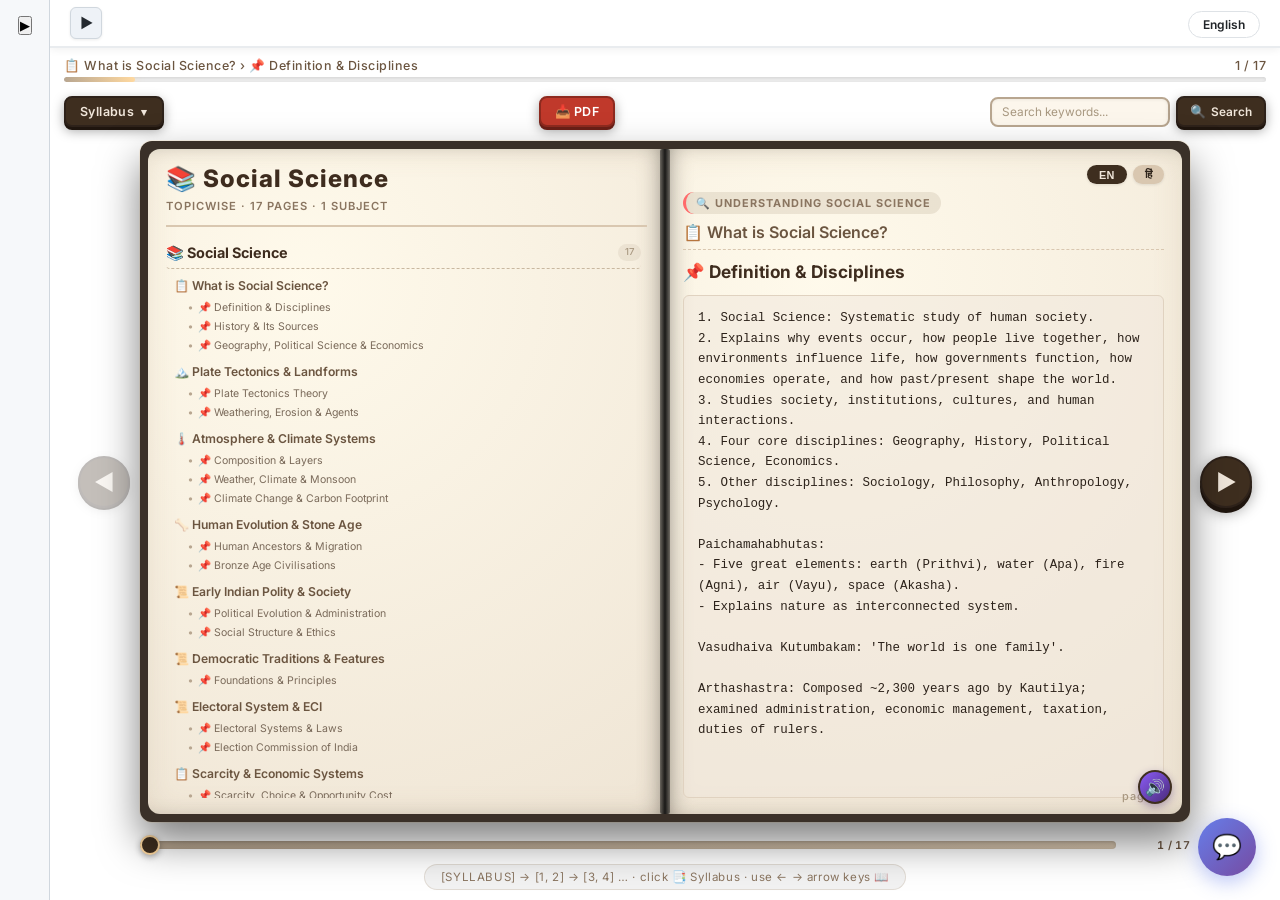
<file: index1.html>
<!-- index.html — Multi-Config Mind Map (File 1 structure + File 2 fixes) -->
<!DOCTYPE html>
<html lang="en">
<head>
    <meta charset="UTF-8">
    <meta name="viewport" content="width=device-width, initial-scale=1.0">
    <title>Mind Map | Multi-Config</title>

    <!-- Fonts -->
    <link href="https://fonts.googleapis.com/css2?family=Inter:wght@400;600;700&display=swap" rel="stylesheet">
    <link href="https://fonts.googleapis.com/css2?family=Noto+Sans+Devanagari:wght@400;600;700&display=swap" rel="stylesheet">

    <!-- ===== CONFIGURATION BLOCK ===== -->
    <script>
        window.PAGE_CONFIG = {
            title: {
                english: "Mind Map | Multi-Config",
                hindi: "माइंड मैप | मल्टी-कॉन्फिग"
            },
            sidebarTitle: {
                english: "Mind Map",
                hindi: "माइंड मैप"
            }
        };

        // ============================================================
        // SUBJECT_TABS — HARD-CODED
        // ============================================================
        window.SUBJECT_TABS = {
            ENABLED: true,
            DEFAULT_ACTIVE: 0,
            MAIN_TABS: [
                {
                    id: "social",
                    name: { english: "📚 Social Science", hindi: "📚 सामाजिक विज्ञान" },
                    subTabs: []
                },
                {
                    id: "science9",
                    name: { english: "🔬 Science 9", hindi: "🔬 विज्ञान 9" },
                    subTabs: []
                }
            ],
            OTHER_SUB_TABS: []
        };

        window.MINDMAP_LAYERS = {
            subject: { level: 0, hasChildren: true, expandable: true },
            chapter: { level: 1, hasChildren: true, expandable: true },
            topic: { level: 2, hasChildren: true, expandable: true },
            concept: { level: 3, hasChildren: true, expandable: true, hasDescription: true },
            description: { level: 4, hasChildren: false, expandable: false }
        };

        window.UI_CONFIG = {
            sidebar: {
                showLanguageSettings: true,
                showInstructions: true,
                showContentInfo: true,
                showLegend: true,
                showFooter: true
            }
        };

        // ============================================================
        // CONFIG_REGISTRY — subject config file paths
        // ============================================================
        window.CONFIG_REGISTRY = {
            social:    "configs/social-config.js",
            science9:  "configs/science-config.js"
        };

        window.__GLOBAL_NAME_MAP = {
            social:    'SOCIAL_SCIENCE2_CONFIG',
            science9:  'SCIENCE9_CONFIG'
        };

        console.log('📋 SUBJECT_TABS ready (hard-coded):', window.SUBJECT_TABS.MAIN_TABS.map(t => t.id));
    </script>

    <!-- ===== STYLESHEETS ===== -->
    <link rel="stylesheet" href="sidebar.css">
    <link rel="stylesheet" href="upbar.css">
    <link rel="stylesheet" href="style.css">
    <link rel="stylesheet" href="booklogic.css">
    <link rel="stylesheet" href="book-page-slider.css">
    <link rel="stylesheet" href="book-pdf-export.css">
    <link rel="stylesheet" href="voice-viewer-style.css">

    <!-- Chatbot CSS -->
    <style>
        .chatbot-float-btn {
            position: fixed; bottom: 24px; right: 24px;
            width: 58px; height: 58px; border-radius: 50%;
            background: linear-gradient(135deg, #667eea 0%, #764ba2 100%);
            color: #fff; border: none; font-size: 24px; cursor: pointer;
            box-shadow: 0 6px 20px rgba(102, 126, 234, 0.45);
            z-index: 9998; display: flex; align-items: center; justify-content: center;
            transition: transform 0.25s ease, box-shadow 0.25s ease;
        }
        .chatbot-float-btn:hover { transform: scale(1.08); }
        .chatbot-float-btn.active { background: linear-gradient(135deg, #f5576c 0%, #f093fb 100%); }

        .chatbot-window {
            position: fixed; bottom: 96px; right: 24px;
            width: 380px; max-width: calc(100vw - 32px);
            height: 500px; max-height: calc(100vh - 120px);
            background: #fff; border-radius: 16px;
            box-shadow: 0 12px 48px rgba(0, 0, 0, 0.18);
            display: flex; flex-direction: column; overflow: hidden;
            z-index: 9999;
            transform: translateY(20px) scale(0.95); opacity: 0; pointer-events: none;
            transition: transform 0.25s ease, opacity 0.25s ease;
            font-family: 'Inter', -apple-system, BlinkMacSystemFont, sans-serif;
        }
        .chatbot-window.active { transform: translateY(0) scale(1); opacity: 1; pointer-events: auto; }
        .chatbot-header {
            background: linear-gradient(135deg, #667eea 0%, #764ba2 100%);
            color: #fff; padding: 12px 14px;
            display: flex; justify-content: space-between; align-items: center;
        }
        .chatbot-header-left { display: flex; align-items: center; gap: 10px; }
        .chatbot-avatar { font-size: 22px; }
        .chatbot-title { font-size: 14px; font-weight: 600; }
        .chatbot-status { font-size: 10px; opacity: 0.85; margin-top: 2px; }
        .chatbot-header-actions { display: flex; gap: 6px; }
        .chatbot-icon-btn {
            background: rgba(255, 255, 255, 0.2); border: none; color: #fff;
            width: 28px; height: 28px; border-radius: 6px; cursor: pointer;
            font-size: 13px; display: flex; align-items: center; justify-content: center;
        }
        .chatbot-icon-btn:hover { background: rgba(255, 255, 255, 0.35); }
        .chatbot-messages {
            flex: 1 1 0; min-height: 0; overflow-y: auto;
            padding: 14px; background: #f8f9fb;
            display: flex; flex-direction: column; gap: 10px;
        }
        .chatbot-msg { max-width: 88%; padding: 10px 14px; border-radius: 14px; font-size: 13px; line-height: 1.5; }
        .chatbot-msg.user { align-self: flex-end; background: linear-gradient(135deg, #667eea 0%, #764ba2 100%); color: #fff; }
        .chatbot-msg.ai { align-self: flex-start; background: #fff; border: 1px solid #e2e8f0; }
        .chatbot-typing { display: none; padding: 8px 16px; gap: 4px; background: #f8f9fb; }
        .chatbot-typing.active { display: flex; align-items: center; }
        .chatbot-typing span {
            width: 7px; height: 7px; background: #a0aec0;
            border-radius: 50%; animation: chatbotTyping 1.2s infinite;
        }
        .chatbot-typing span:nth-child(2) { animation-delay: 0.15s; }
        .chatbot-typing span:nth-child(3) { animation-delay: 0.3s; }
        @keyframes chatbotTyping {
            0%, 60%, 100% { transform: translateY(0); opacity: 0.5; }
            30% { transform: translateY(-5px); opacity: 1; }
        }
        .chatbot-input-bar {
            display: flex; gap: 8px; padding: 10px 12px;
            background: #fff; border-top: 1px solid #e2e8f0;
        }
        .chatbot-input {
            flex: 1; resize: none; border: 1px solid #e2e8f0;
            border-radius: 10px; padding: 9px 12px; font-size: 13px;
            font-family: inherit; outline: none;
        }
        .chatbot-send-btn {
            background: linear-gradient(135deg, #667eea 0%, #764ba2 100%);
            color: #fff; border: none; width: 40px; border-radius: 10px;
            cursor: pointer; font-size: 16px;
        }
        @media (max-width: 480px) {
            .chatbot-window {
                width: calc(100vw - 16px);
                height: calc(100vh - 100px);
                right: 8px; bottom: 84px;
            }
            .chatbot-float-btn { bottom: 16px; right: 16px; width: 52px; height: 52px; }
        }
    </style>

    <!-- Sidebar start-state -->
    <script>
    (function applyInitialSidebarState() {
        var saved = null;
        try { saved = localStorage.getItem('sidebar_collapsed'); } catch (e) {}
        var collapsed = (saved === null) ? true : (saved === '1');
        window.__SIDEBAR_COLLAPSED__ = collapsed;
    })();
    </script>

    <!-- Early-hide sidebar (removed later by sidebar.js) -->
    <script>
    (function () {
        'use strict';
        var earlyStyle = document.createElement('style');
        earlyStyle.id = 'sidebar-initial-collapse';
        earlyStyle.textContent =
            '#sidebar { width: 0 !important; min-width: 0 !important; overflow: hidden !important; }' +
            '#sidebar > * { visibility: hidden !important; }';
        document.head.appendChild(earlyStyle);
    })();
    </script>
</head>

<body>

<!-- ============== SIDEBAR ============== -->
<div class="sidebar" id="sidebar">
    <div class="sidebar-header">
        <h2 class="sidebar-title" id="sidebar-title">Mind Map</h2>
        <button class="sidebar-toggle" id="sidebarToggle" aria-label="Toggle sidebar">◀</button>
    </div>

    <div class="sidebar-content">
        <div class="section">
            <h3>🧭 Navigation</h3>
            <div class="navigation-container" id="navigation-content"></div>
        </div>
        <hr>
        <div class="section" id="language-section">
            <h3>🌐 Language Settings</h3>
            <div class="radio-group">
                <label class="radio-label"><input type="radio" name="language" value="english" checked> English</label>
                <label class="radio-label"><input type="radio" name="language" value="hindi"> हिंदी</label>
            </div>
        </div>
        <hr>
        <div class="section" id="view-mode-section">
            <h3>👁️ View Mode</h3>
            <div class="view-mode-radio-group">
                <label class="radio-label"><input type="radio" name="viewMode" value="mindmap"><span>🧠 Mind Map</span></label>
                <label class="radio-label"><input type="radio" name="viewMode" value="book" checked><span>📖 Topicwise Book</span></label>
                <label class="radio-label"><input type="radio" name="viewMode" value="complete"><span>📚 Complete Book</span></label>
            </div>
        </div>
        <hr>
        <div class="section" id="instructions-section">
            <h3>📋 Instructions</h3>
            <div class="instructions" id="instructions-content">
                • <strong>Double-click</strong> on subject to show/hide everything<br>
                • <strong>Double-click</strong> on chapter to expand/collapse<br>
                • <strong>Double-click</strong> on topic to expand/collapse<br>
                • <strong>Double-click</strong> on concept to show/hide details
            </div>
        </div>
        <hr>
        <div class="section" id="content-section">
            <h3>📊 Content Info</h3>
            <div class="content-info" id="content-info">Loading...</div>
        </div>
        <hr>
        <div class="section" id="legend-section">
            <h3>🎨 Legend</h3>
            <div class="legend" id="legend-content">
                <div class="legend-item"><span class="legend-color subject"></span> Subject</div>
                <div class="legend-item"><span class="legend-color chapter"></span> Chapter</div>
                <div class="legend-item"><span class="legend-color topic"></span> Topic</div>
                <div class="legend-item"><span class="legend-color concept"></span> Concept</div>
                <div class="legend-item"><span class="legend-color description"></span> Description</div>
            </div>
        </div>
        <div class="footer" id="footer">Mind Map · Multi-Config</div>
    </div>
</div>

<!-- ============== MAIN ============== -->
<div class="main-content" id="mainContent">
    <div class="sticky-header" id="stickyHeader">
        <button class="tabs-toggle-btn" id="tabsToggleBtn" title="Hide/Show Topics">◀</button>
        <div class="tabs-wrapper" id="tabs-container"></div>
        <div class="badge" id="language-badge">English</div>
    </div>

    <div id="container" class="mindmap-view"></div>

    <!-- TOPICWISE BOOK -->
    <div class="book-view" id="bookView">
        <div class="book-progress-bar">
            <div class="book-progress-info">
                <span id="bookProgressLabel">Syllabus</span>
                <span id="bookProgressCounter">1 / 1</span>
            </div>
            <div class="book-progress-track">
                <div class="book-progress-fill" id="bookProgressFill"></div>
            </div>
        </div>
        <div class="book-syllabus-bar">
            <button class="book-syllabus-btn" id="bookSyllabusBtn" title="Quick jump to any topic">
                <span class="book-syllabus-text">Syllabus</span>
                <span class="book-syllabus-caret" id="bookSyllabusCaret">▾</span>
            </button>
            <div class="book-search-box">
                <input type="text" id="bookSearchInput" class="book-search-input" placeholder="Search keywords..." autocomplete="off">
                <button class="book-search-btn" id="bookSearchBtn" title="Search">
                    <span class="book-search-icon">🔍</span>
                    <span class="book-search-label">Search</span>
                </button>
                <div class="book-search-status" id="bookSearchStatus"></div>
                <div class="book-search-nav" id="bookSearchNav">
                    <button class="book-search-nav-btn" id="bookSearchLeftBtn" title="Previous match">◀</button>
                    <button class="book-search-nav-btn" id="bookSearchRightBtn" title="Next match">▶</button>
                </div>
            </div>
            <div class="book-syllabus-panel" id="bookSyllabusPanel">
                <div class="book-syllabus-list" id="bookSyllabusList"></div>
            </div>
        </div>
        <div class="book-stage">
            <button class="book-arrow-btn" id="bookLeftBtn" title="Previous page (← arrow)">◀</button>
            <div class="book" id="book">
                <div class="book-page book-page-left"  id="bookLeftPage"></div>
                <div class="book-page book-page-right" id="bookRightPage"></div>
                <div class="flip-page" id="flipPage">
                    <div class="face face-front" id="faceFront"></div>
                    <div class="face face-back"  id="faceBack"></div>
                </div>
                <div class="flip-shadow" id="flipShadow"></div>
            </div>
            <button class="book-arrow-btn" id="bookRightBtn" title="Next page (→ arrow)">▶</button>
        </div>
        <div class="book-page-slider">
            <input type="range" id="bookPageSlider" class="page-slider" min="0" max="0" value="0" step="1">
            <span class="page-slider-label" id="bookSliderLabel">0 / 0</span>
        </div>
        <div class="book-hint">[SYLLABUS] → [1, 2] → [3, 4] … · click 📑 Syllabus · use ← → arrow keys 📖</div>
    </div>

    <!-- COMPLETE BOOK -->
    <div class="complete-book-view" id="completeBookView">
        <div class="book-progress-bar">
            <div class="book-progress-info">
                <span id="cbProgressLabel">Complete Book</span>
                <span id="cbProgressCounter">1 / 1</span>
            </div>
            <div class="book-progress-track">
                <div class="book-progress-fill" id="cbProgressFill"></div>
            </div>
        </div>
        <div class="book-syllabus-bar">
            <button class="book-syllabus-btn" id="cbSyllabusBtn" title="Quick jump to any topic">
                <span class="book-syllabus-text">Syllabus</span>
                <span class="book-syllabus-caret" id="cbSyllabusCaret">▾</span>
            </button>
            <div class="book-search-box">
                <input type="text" id="cbSearchInput" class="book-search-input" placeholder="Search keywords..." autocomplete="off">
                <button class="book-search-btn" id="cbSearchBtn" title="Search">
                    <span class="book-search-icon">🔍</span>
                    <span class="book-search-label">Search</span>
                </button>
                <div class="book-search-status" id="cbSearchStatus"></div>
                <div class="book-search-nav" id="cbSearchNav">
                    <button class="book-search-nav-btn" id="cbSearchLeftBtn" title="Previous match">◀</button>
                    <button class="book-search-nav-btn" id="cbSearchRightBtn" title="Next match">▶</button>
                </div>
            </div>
            <div class="book-syllabus-panel" id="cbSyllabusPanel">
                <div class="book-syllabus-list" id="cbSyllabusList"></div>
            </div>
        </div>
        <div class="book-stage">
            <button class="book-arrow-btn" id="cbLeftBtn" title="Previous spread (← arrow)">◀</button>
            <div class="book" id="completeBook">
                <div class="book-page book-page-left"  id="cbLeftPage"></div>
                <div class="book-page book-page-right" id="cbRightPage"></div>
                <div class="flip-page" id="cbFlipPage">
                    <div class="face face-front" id="cbFaceFront"></div>
                    <div class="face face-back"  id="cbFaceBack"></div>
                </div>
                <div class="flip-shadow" id="cbFlipShadow"></div>
            </div>
            <button class="book-arrow-btn" id="cbRightBtn" title="Next spread (→ arrow)">▶</button>
        </div>
        <div class="book-page-slider">
            <input type="range" id="cbPageSlider" class="page-slider" min="0" max="0" value="0" step="1">
            <span class="page-slider-label" id="cbSliderLabel">0 / 0</span>
        </div>
        <div class="book-hint">📚 Complete Book · all subjects · click 📑 Syllabus · 🔍 search · flip with ← → 📖</div>
    </div>

    <!-- HEATMAP -->
    <div class="heatmap-view" id="heatmapView">
        <div id="heatmapContainer"></div>
    </div>
</div>

<!-- ============== CHATBOT UI ============== -->
<button id="chatbotFloatBtn" class="chatbot-float-btn">💬</button>
<div id="chatbotWindow" class="chatbot-window">
    <div class="chatbot-header">
        <div class="chatbot-header-left">
            <span class="chatbot-avatar">🤖</span>
            <div class="chatbot-header-text">
                <div class="chatbot-title">RAG Assistant</div>
                <div class="chatbot-status" id="chatbotStatus">Loading...</div>
            </div>
        </div>
        <div class="chatbot-header-actions">
            <button id="chatbotClear" class="chatbot-icon-btn" title="Clear chat">🗑️</button>
            <button id="chatbotCloseBtn" class="chatbot-icon-btn" title="Close">✕</button>
        </div>
    </div>
    <div class="chatbot-messages" id="chatbotMessages"></div>
    <div class="chatbot-typing" id="chatbotTyping"><span></span><span></span><span></span></div>
    <div class="chatbot-input-bar">
        <textarea id="chatbotInput" class="chatbot-input" placeholder="Ask anything... (Enter to send)" rows="1"></textarea>
        <button id="chatbotSend" class="chatbot-send-btn">➤</button>
    </div>
</div>

<!-- ============== CONFIG PRE-LOADER ============== -->
<script>
(function () {
    'use strict';
    console.log('🔄 Config Pre-Loader: Starting...');

    var registry = window.CONFIG_REGISTRY || {};
    var configKeys = Object.keys(registry);
    var totalConfigs = configKeys.length;
    var GM = window.__GLOBAL_NAME_MAP || {};

    if (totalConfigs === 0) {
        console.warn('⚠️ Registry empty — dispatching allConfigsReady immediately');
        window.dispatchEvent(new CustomEvent('allConfigsReady', { detail: { count: 0 } }));
        return;
    }

    var loadedCount = 0;

    configKeys.forEach(function (key) {
        var path = registry[key];
        var globalName = GM[key] || (key.toUpperCase() + '_CONFIG');

        var script = document.createElement('script');
        script.src = path;
        script.dataset.configKey = key;
        script.async = false;

        script.onload = function () {
            var loaded = window[globalName];
            loadedCount++;
            if (loaded && loaded.chapters) {
                console.log('✅ Config loaded: ' + key + ' → ' + globalName + ' (' + loaded.chapters.length + ' ch) [' + loadedCount + '/' + totalConfigs + ']');
            } else {
                console.warn('⚠️ Config loaded but global invalid: ' + globalName);
            }
            if (loadedCount === totalConfigs) {
                console.log('🎉 All configs pre-loaded!');
                window.dispatchEvent(new CustomEvent('allConfigsReady', { detail: { count: totalConfigs } }));
            }
        };

        script.onerror = function () {
            loadedCount++;
            console.error('❌ Failed to load config: ' + path);
            if (loadedCount === totalConfigs) {
                window.dispatchEvent(new CustomEvent('allConfigsReady', { detail: { count: totalConfigs, errors: true } }));
            }
        };

        document.head.appendChild(script);
    });

    console.log('🔄 Pre-loading ' + totalConfigs + ' configs...');
})();
</script>

<!-- ============== CONFIG DISCOVERY ADAPTER ============== -->
<script>
(function () {
    'use strict';

    function findConfig(key) {
        var GM = window.__GLOBAL_NAME_MAP || {};
        var globalName = GM[key] || (key.toUpperCase() + '_CONFIG');
        if (window[globalName] && window[globalName].chapters) return window[globalName];
        return null;
    }

    window.__CONFIG_DISCOVERY = {
        getAllConfigs: function () {
            var registry = window.CONFIG_REGISTRY || {};
            var result = [];
            Object.keys(registry).forEach(function (key) {
                var cfg = findConfig(key);
                if (cfg) result.push({ key: key, config: cfg });
            });
            return result;
        },
        findConfigById: function (id) { return findConfig(id); },
        getActiveSubjectKey: function () {
            return window.__currentSubjectKey || null;
        }
    };
    console.log('✅ __CONFIG_DISCOVERY ready');
})();
</script>

<!-- ============== CORE SCRIPTS (bottom) ============== -->
<script src="script.js"></script>
<script src="upbar.js"></script>
<script src="sidebar.js"></script>
<script src="booklogic.js"></script>
<script src="book-page-slider.js"></script>
<script src="book-pdf-export.js"></script>
<script src="voice-viewer-script.js"></script>
<script src="chatbot/chatbot-rag.js"></script>

<!-- ============== BRIDGE: Subject + Language ============== -->
<script>
(function () {
    'use strict';

    window.__onSubjectChanged = function (key) {
        console.log('🔁 Subject changed:', key);
        if (key) window.__currentSubjectKey = key;

        if (window.BookView && window.BookView.reload) window.BookView.reload();
        if (window.CompleteBookView && window.CompleteBookView.reload) window.CompleteBookView.reload();
    };

    document.querySelectorAll('input[name="language"]').forEach(function (radio) {
        radio.addEventListener('change', function () {
            if (!this.checked) return;
            var lang = this.value;
            document.body.classList.toggle('hindi-active', lang === 'hindi');
            if (window.BookView && window.BookView.setLanguage) window.BookView.setLanguage(lang);
            if (window.CompleteBookView && window.CompleteBookView.setLanguage) window.CompleteBookView.setLanguage(lang);
            document.dispatchEvent(new CustomEvent('languagechange', { detail: { language: lang } }));
        });
    });

    console.log('✅ Bridge installed');
})();
</script>

<!-- ============== TABS COLLAPSE TOGGLE (fallback) ============== -->
<script>
(function () {
    'use strict';
    var stickyHeader  = document.getElementById('stickyHeader');
    var tabsToggleBtn = document.getElementById('tabsToggleBtn');
    if (!stickyHeader || !tabsToggleBtn) return;

    // upbar.js already binds and defaults to collapsed; skip if bound
    if (tabsToggleBtn.dataset.bound === '1') return;

    function setCollapsed(collapsed) {
        if (collapsed) {
            stickyHeader.classList.add('tabs-collapsed');
            tabsToggleBtn.textContent = '▶';
            tabsToggleBtn.title = 'Show Topics';
        } else {
            stickyHeader.classList.remove('tabs-collapsed');
            tabsToggleBtn.textContent = '◀';
            tabsToggleBtn.title = 'Hide Topics';
        }
    }

    tabsToggleBtn.addEventListener('click', function (e) {
        e.preventDefault();
        e.stopPropagation();
        var isCollapsed = stickyHeader.classList.contains('tabs-collapsed');
        setCollapsed(!isCollapsed);
        setTimeout(function () {
            if (typeof window.draw === 'function') window.draw();
        }, 320);
    });

    setCollapsed(false);
})();
</script>

</body>
</html>
</file>
<file: sidebar.css>
/* ==========================================================
   sidebar.css — Sidebar, Navigation, Legend
   ========================================================== */
html, body { height: 100%; margin: 0; }

.sidebar {
    height: 100vh;
    overflow-y: auto;
    flex-shrink: 0;
    transition: none !important;
}
.sidebar.transitions-ready { transition: width 0.3s ease !important; }

.sidebar-header {
    display: flex;
    align-items: center;
    gap: 6px;
    flex-wrap: wrap;
}
.sidebar-header .sidebar-title {
    flex: 1 1 auto;
    min-width: 0;
    margin: 0;
}

.nav-links-wrapper { display: flex; flex-direction: column; gap: 16px; }
.nav-section {
    background: #f8f9fa;
    border-radius: 8px;
    padding: 12px;
    border: 1px solid #e9ecef;
}
.nav-section-title {
    font-size: 12px;
    font-weight: 600;
    color: #6c757d;
    margin-bottom: 8px;
    text-transform: uppercase;
}
.nav-link {
    display: block;
    padding: 8px 12px;
    margin: 4px 0;
    border-radius: 6px;
    color: #212529;
    text-decoration: none;
    font-size: 13px;
    transition: all 0.2s;
    border-left: 3px solid transparent;
}
.nav-link:hover { background: #e9ecef; border-left-color: #228be6; }
.nav-link.active { background: #e7f5ff; border-left-color: #228be6; font-weight: 600; }
.sidebar .nav-link.active { border-left-color: #1e7e34 !important; background: #e6f5ea !important; }
.sidebar .nav-link:hover { border-left-color: #1e7e34 !important; }

.view-mode-radio-group { display: flex; flex-direction: column; gap: 6px; margin-top: 4px; }
.view-mode-radio-group .radio-label {
    display: flex; align-items: center; gap: 8px;
    padding: 6px 10px; border-radius: 6px; cursor: pointer;
    font-size: 13px; transition: background 0.15s; border: 1px solid transparent;
}
.view-mode-radio-group .radio-label:hover { background: #f0f4f8; }
.view-mode-radio-group .radio-label input { margin: 0; cursor: pointer; }

.sidebar .section h3 { margin-top: 0; }
.sidebar .content-info { font-size: 12px; color: #495057; line-height: 1.5; }
.sidebar .instructions { font-size: 12px; line-height: 1.6; color: #495057; }
.sidebar .legend { display: flex; flex-direction: column; gap: 6px; font-size: 12px; }
.sidebar .legend-item { display: flex; align-items: center; gap: 8px; }
.sidebar .legend-color {
    display: inline-block; width: 14px; height: 14px; border-radius: 3px;
}
.sidebar .legend-color.subject     { background: #4dabf7; }
.sidebar .legend-color.chapter     { background: #51cf66; }
.sidebar .legend-color.topic       { background: #ffd43b; }
.sidebar .legend-color.concept     { background: #ff922b; }
.sidebar .legend-color.description { background: #e599f7; }

.sidebar .footer {
    text-align: center; font-size: 11px; color: #868e96; padding: 12px 0;
}

.sidebar .nav-link.nav-subject {
    display: flex; align-items: center; gap: 8px;
    padding: 9px 12px; margin: 3px 0; border-radius: 6px;
    cursor: pointer; font-size: 13px; font-weight: 500;
    color: #212529; border-left: 3px solid transparent;
    background: #ffffff; transition: all 0.18s ease; user-select: none;
}
.sidebar .nav-link.nav-subject:hover {
    background: #eef6ff; border-left-color: #228be6; transform: translateX(3px);
}
.sidebar .nav-link.nav-subject.active {
    background: #e6f5ea; border-left-color: #1e7e34;
    font-weight: 700; color: #0d4a1e;
    box-shadow: 0 1px 3px rgba(30, 126, 52, 0.12);
}
.sidebar .nav-link.nav-subject.active::after {
    content: "✓"; margin-left: auto; color: #1e7e34; font-weight: 700; font-size: 12px;
}
.sidebar .nav-link.nav-subject:focus-visible {
    outline: 2px solid #1e7e34; outline-offset: 2px;
}
</file>
<file: upbar.css>
/* ==========================================================
   upbar.css — Sticky header, main-tabs, sub-tabs, badge
   ========================================================== */
.sticky-header {
    position: sticky; top: 0; z-index: 100;
    background: #fff;
    padding: 8px 20px;
    border-bottom: 2px solid #e9ecef;
    box-shadow: 0 2px 8px rgba(0, 0, 0, 0.06);
    display: flex; justify-content: space-between; align-items: flex-start;
    gap: 12px; flex-shrink: 0;
    min-height: 55px; flex-wrap: wrap;
    max-height: 45vh; overflow-y: auto;
    transition: max-height 0.3s ease, min-height 0.3s ease, padding 0.3s ease;
}
.sticky-header.tabs-collapsed {
    max-height: 48px !important; min-height: 48px !important;
    padding: 8px 20px !important; overflow: hidden !important;
    align-items: center !important; flex-wrap: nowrap !important;
}
.sticky-header.tabs-collapsed .tabs-wrapper { display: none !important; }

.tabs-wrapper {
    display: flex; flex-direction: column; align-items: flex-start;
    width: 100%; max-width: 100%;
    pointer-events: auto; flex: 1 1 auto; min-width: 0;
}
.main-tabs-row {
    display: flex !important; flex-direction: row !important;
    flex-wrap: wrap !important; gap: 6px !important;
    width: 100% !important; align-items: center !important;
    justify-content: flex-start !important;
}
.tab-main {
    display: inline-block !important; width: auto !important;
    flex: 0 0 auto !important; min-width: auto !important; max-width: none !important;
    white-space: nowrap !important; padding: 7px 14px !important;
    font-size: 13px !important; border-radius: 8px !important;
    background: #ffcccc !important; border: 2px solid #ff9999 !important;
    font-weight: 700 !important; cursor: pointer !important;
    transition: all 0.3s ease !important; font-family: inherit !important;
    color: #333 !important; box-shadow: 0 1px 3px rgba(255, 0, 0, 0.1) !important;
    text-align: center !important; margin: 0 !important;
}
.tab-main:hover  { background: #ffbbbb !important; }
.tab-main.active { background: #ffaaaa !important; border-color: #ff6666 !important; box-shadow: 0 2px 8px rgba(255, 0, 0, 0.25); }
.tab-main .arrow { display: none; }

.sub-tabs-container {
    display: flex !important; flex-direction: row !important;
    flex-wrap: wrap !important; gap: 5px !important;
    padding: 6px 0 2px 0 !important; width: 100% !important;
    align-items: center !important; justify-content: flex-start !important;
}
.tab-sub {
    display: inline-block !important; width: auto !important;
    flex: 0 0 auto !important; min-width: auto !important; max-width: none !important;
    white-space: nowrap !important; padding: 5px 10px !important;
    font-size: 12px !important; border-radius: 6px !important;
    background: #ffcccc !important; border: 1.5px solid #ff9999 !important;
    cursor: pointer !important; transition: all 0.2s ease !important;
    font-family: inherit !important; color: #333 !important;
    box-shadow: 0 1px 2px rgba(255, 0, 0, 0.08) !important; margin: 0 !important;
}
.tab-sub:hover  { background: #ffbbbb !important; transform: scale(1.03); }
.tab-sub.active { background: #ffaaaa !important; border-color: #ff6666 !important; font-weight: 600; box-shadow: 0 2px 6px rgba(255, 0, 0, 0.2); }

.badge {
    background: #fff; color: #212529;
    padding: 5px 14px; border-radius: 30px;
    font-size: 12px; font-weight: 600;
    border: 1px solid #dee2e6; flex-shrink: 0; margin-top: 2px;
}

.tabs-toggle-btn {
    display: inline-flex; align-items: center; justify-content: center;
    width: 32px; height: 32px; background: #eef2f7; color: #24292f;
    border: 1px solid #d0d7de; border-radius: 6px;
    font-size: 14px; font-weight: 700; cursor: pointer; flex-shrink: 0;
    transition: all 0.2s ease; box-shadow: 0 1px 3px rgba(0, 0, 0, 0.08);
    margin-top: 2px; padding: 0; font-family: inherit; line-height: 1;
}
.tabs-toggle-btn:hover  { background: #e0e8f0; border-color: #6e7781; transform: translateY(-1px); box-shadow: 0 2px 6px rgba(0, 0, 0, 0.15); }
.tabs-toggle-btn:active { transform: translateY(0); box-shadow: 0 1px 2px rgba(0, 0, 0, 0.1); }
.sticky-header.tabs-collapsed .tabs-toggle-btn { margin-top: 0; }

.main-content {
    flex: 1; position: relative; overflow: hidden;
    display: flex; flex-direction: column;
    background: #fff; height: 100vh; min-height: 0; min-width: 0;
}
#container {
    flex: 1; min-height: 0; overflow: auto;
    position: relative; background: #fff; padding: 20px;
}

@media (max-width: 768px) {
    .sticky-header { padding: 6px 12px; min-height: 48px; max-height: 40vh; }
    .tab-main { font-size: 12px !important; padding: 5px 10px !important; }
    .tab-sub  { font-size: 11px !important; padding: 4px 8px !important; }
    #container { padding: 12px; }
    .badge { font-size: 11px; padding: 4px 10px; }
}
@media (max-width: 480px) {
    .sticky-header { padding: 4px 6px; min-height: 42px; max-height: 38vh; }
    .tab-main { font-size: 11px !important; padding: 4px 8px !important; }
    .tab-sub  { font-size: 10px !important; padding: 3px 6px !important; }
    #container { padding: 6px; }
}
</file>
<file: style.css>
/* ============================================================
   style.css — Mind-Map engine only
   ============================================================ */

/* ===== CSS VARIABLES ===== */
:root {
    --color-primary: #1e7e34;
    --color-primary-dark: #166b2a;
    --color-bg-primary: #eef2f7;
    --color-bg-sidebar: #f6f8fa;
    --color-bg-secondary: #ffffff;
    --color-bg-hover: #f3f4f6;
    --color-text-primary: #24292f;
    --color-text-secondary: #57606a;
    --color-text-muted: #6e7781;
    --color-border: #d0d7de;
    --color-border-hover: #6e7781;

    --node-subject: #FFD700;
    --node-chapter: #FFB6C1;
    --node-topic: #98FB98;
    --node-concept: #FFA07A;
    --node-description: #DDA0DD;

    --sidebar-width: 320px;
    --sidebar-collapsed: 50px;
    --spacing-lg: 16px;
    --spacing-xl: 20px;
    --spacing-xxl: 24px;

    --font-family: 'Inter', -apple-system, BlinkMacSystemFont, sans-serif;
    --font-family-hindi: 'Noto Sans Devanagari', 'Inter', sans-serif;
    --font-family-emoji: "Segoe UI Emoji", "Apple Color Emoji",
                         "Noto Color Emoji", "Android Emoji",
                         "EmojiSymbols", sans-serif;
    --font-size-lg: 14px;
    --font-size-xl: 16px;
}

/* ===== RESET / BASE ===== */
* {
    margin: 0;
    padding: 0;
    box-sizing: border-box;
}

body {
    font-family: var(--font-family);
    display: flex;
    height: 100vh;
    overflow: hidden;
    background: var(--color-bg-primary);
    color: var(--color-text-primary);
}

body.hindi-active {
    font-family: var(--font-family-hindi);
}

/* ============================================================
   ✅ SIDEBAR — base width + collapsed width (WAS MISSING!)
   Without this, .sidebar has no width to collapse from.
   ============================================================ */
.sidebar {
    width: var(--sidebar-width);           /* 320px expanded */
    min-width: 0;
    flex-shrink: 0;
    background: var(--color-bg-sidebar);
    border-right: 1px solid var(--color-border);
    display: flex;
    flex-direction: column;
    height: 100vh;
    overflow-y: auto;
    overflow-x: hidden;
    transition: width 0.3s ease;
}
.sidebar.collapsed {
    width: var(--sidebar-collapsed);       /* 50px collapsed */
}
.sidebar.collapsed .sidebar-title {
    display: none;
}
.sidebar.collapsed .sidebar-content {
    opacity: 0;
    visibility: hidden;
    pointer-events: none;
}
.sidebar.collapsed .sidebar-header {
    padding: 16px 8px;
    justify-content: center;
}

/* ===== FOOTER (used inside sidebar) ===== */
.footer {
    font-size: 12px;
    color: var(--color-text-muted);
    text-align: center;
    padding-top: 16px;
    margin-top: 16px;
    border-top: 1px solid var(--color-border);
}

/* ============================================================
   MIND MAP CONTAINER + SVG
   ============================================================ */
#container {
    flex: 1;
    min-height: 0;
    overflow: auto;
    position: relative;
    background: var(--color-bg-secondary);
    padding: 20px;
}

#container svg {
    display: block;
    margin: 0 auto;
    background: var(--color-bg-secondary);
    border: 1px solid var(--color-border);
    border-radius: 8px;
}

.node rect {
    cursor: pointer;
    transition: filter 0.2s;
}

.node:hover rect {
    filter: drop-shadow(0 4px 8px rgba(0, 0, 0, 0.1));
}

.node text {
    user-select: none;
    pointer-events: none;
    fill: #000;
    font-family: inherit;
}

.connection path {
    stroke: #8f97b3;
    stroke-width: 2;
    fill: none;
    opacity: 0.8;
    transition: stroke 0.2s;
}

.connection:hover path {
    stroke: var(--color-primary);
}

.hindi-active .node text {
    font-family: var(--font-family-hindi);
}

/* ============================================================
   LOADING STATES
   ============================================================ */
html.js-loading {
    visibility: hidden;
    opacity: 0;
}

html.js-loaded {
    visibility: visible;
    opacity: 1;
    transition: opacity 0.2s ease;
}

/* ============================================================
   SCROLLBARS
   ============================================================ */
::-webkit-scrollbar {
    width: 12px;
    height: 12px;
}

::-webkit-scrollbar-track {
    background: #f1f1f1;
}

::-webkit-scrollbar-thumb {
    background: #c0c7cf;
    border-radius: 6px;
    border: 3px solid #f1f1f1;
}

::-webkit-scrollbar-thumb:hover {
    background: #a0a9b3;
}

/* ============================================================
   FOCUS STATES
   ============================================================ */
.node:focus-visible rect,
svg:focus-visible {
    outline: 2px solid var(--color-primary);
    outline-offset: 2px;
}

/* ============================================================
   HINDI FONT OVERRIDES
   ============================================================ */
.hindi-active .footer {
    font-family: var(--font-family-hindi);
}

/* ============================================================
   RESPONSIVE
   ============================================================ */
@media (max-width: 768px) {
    #container {
        padding: 12px;
    }
}

@media (max-width: 480px) {
    #container {
        padding: 6px;
    }
}

/* ============================================================
   PRINT
   ============================================================ */
@media print {
    #container svg {
        background: white;
        border: 1px solid #000;
        box-shadow: none;
    }

    .node text {
        fill: black;
    }

    .connection path {
        stroke: #666 !important;
    }
}

/* ============================================================
   HEATMAP VIEW
   ============================================================ */
.heatmap-view {
    display: none;
    flex-direction: column;
    width: 100%;
    height: 100%;
    padding: 16px 20px;
    box-sizing: border-box;
    overflow: hidden;
    background: var(--color-bg-secondary);
}
.heatmap-view.active {
    display: flex;
    flex: 1 1 auto;
    min-height: 0;
}
#heatmapContainer {
    width: 100%;
    height: 100%;
    overflow-y: auto;
    padding-right: 8px;
    scrollbar-width: thin;
}

/* ============================================================
   Google Sheet Link Button
   ============================================================ */
.sheet-link-btn {
    display: inline-flex;
    align-items: center;
    justify-content: center;
    width: 32px;
    height: 32px;
    background: #28a745;
    color: #fff !important;
    border: 1px solid #1e7e34;
    border-radius: 6px;
    font-size: 15px;
    text-decoration: none;
    flex-shrink: 0;
    transition: all 0.2s ease;
    box-shadow: 0 1px 3px rgba(40, 167, 69, 0.35);
    margin-top: 2px;
    padding: 0;
    line-height: 1;
    font-family: var(--font-family-emoji);
}
.sheet-link-btn:hover {
    background: #218838;
    transform: translateY(-1px);
    box-shadow: 0 3px 8px rgba(40, 167, 69, 0.5);
}
.sheet-link-btn:active {
    transform: translateY(0);
    box-shadow: 0 1px 2px rgba(40, 167, 69, 0.4);
}
.sticky-header.tabs-collapsed .sheet-link-btn {
    margin-top: 0;
}
</file>
<file: booklogic.css>
/* ==========================================================
   booklogic.css — Book view, flip animations, syllabus panel, search
   ========================================================== */

/* ---- view containers ---- */
.book-view, .complete-book-view {
    display: none;
    flex-direction: column;
    align-items: center;
    gap: 10px;
    width: 100%;
    height: 100%;
    padding: 10px 14px;
    box-sizing: border-box;
    overflow: hidden;
}
.book-view.active, .complete-book-view.active {
    display: flex;
    flex: 1 1 auto;
    min-height: 0;
}
.mindmap-view {
    display: block;
    width: 100%;
    height: 100%;
    flex: 1 1 auto;
    min-height: 0;
    overflow: auto;
}
.mindmap-view.hidden { display: none; }

/* ---- progress bar ---- */
.book-progress-bar { width: 100%; display: flex; flex-direction: column; gap: 4px; flex-shrink: 0; }
.book-progress-info { display: flex; justify-content: space-between; color: #6b5540; font-size: 0.78rem; letter-spacing: 0.5px; font-weight: 500; }
.book-progress-track { height: 5px; background: rgba(0, 0, 0, 0.08); border-radius: 20px; overflow: hidden; box-shadow: inset 0 1px 3px rgba(0, 0, 0, 0.1); }
.book-progress-fill { height: 100%; background: linear-gradient(90deg, #b8a690 0%, #ffd9a0 100%); width: 0%; transition: width 0.5s cubic-bezier(0.4, 0, 0.2, 1); border-radius: 20px; box-shadow: 0 0 10px rgba(255, 215, 150, 0.5); }

/* ---- syllabus bar ---- */
.book-syllabus-bar { position: relative; flex-shrink: 0; width: 100%; display: flex; align-items: flex-start; justify-content: space-between; gap: 10px; padding: 4px 0; flex-wrap: wrap; }

.book-syllabus-btn { display: inline-flex; align-items: center; gap: 7px; padding: 6px 14px; background: #3e2e1f; color: #f0e6da; border: 2px solid #2e221a; border-radius: 8px; font-family: inherit; font-size: 0.78rem; font-weight: 600; letter-spacing: 0.4px; cursor: pointer; transition: all 0.18s ease; box-shadow: 0 3px 0 #1f150e, 0 4px 12px rgba(0, 0, 0, 0.35); user-select: none; flex-shrink: 0; }
.book-syllabus-btn:hover { background: #5a4a3a; transform: translateY(-1px); box-shadow: 0 4px 0 #1f150e, 0 6px 16px rgba(0, 0, 0, 0.45); }
.book-syllabus-btn:active { transform: translateY(2px); box-shadow: 0 1px 0 #1f150e, 0 2px 6px rgba(0, 0, 0, 0.4); }
.book-syllabus-btn.open { background: #5a4a3a; border-color: #8a7560; }
.book-syllabus-caret { font-size: 0.7rem; transition: transform 0.2s ease; }
.book-syllabus-btn.open .book-syllabus-caret { transform: rotate(180deg); }

/* ---- syllabus dropdown panel ---- */
.book-syllabus-panel { position: absolute; top: calc(100% + 6px); left: 0; width: 340px; max-width: calc(100vw - 32px); max-height: min(60vh, 420px); background: #fcf6ec; background-image: radial-gradient(circle at 30% 20%, rgba(255, 250, 235, 0.95) 0%, #efe5d5 100%); border: 2px solid #b8a690; border-radius: 10px; box-shadow: 0 12px 32px rgba(0, 0, 0, 0.35), 0 0 0 1px rgba(255, 215, 150, 0.2); display: none; flex-direction: column; overflow: hidden; z-index: 500; animation: bookSyllabusDrop 0.18s ease-out; }
.book-syllabus-panel.open { display: flex; }
@keyframes bookSyllabusDrop { from { opacity: 0; transform: translateY(-6px); } to { opacity: 1; transform: translateY(0); } }

.book-syllabus-list { flex: 1 1 auto; overflow-y: auto; padding: 8px 10px 12px; scrollbar-width: thin; scrollbar-color: #b8a690 #f0e6d8; min-height: 0; }
.book-syllabus-list::-webkit-scrollbar { width: 6px; }
.book-syllabus-list::-webkit-scrollbar-track { background: transparent; }
.book-syllabus-list::-webkit-scrollbar-thumb { background: #b8a690; border-radius: 10px; }

.book-syllabus-group { margin-bottom: 10px; }
.book-syllabus-group-title { font-size: 0.74rem; font-weight: 700; color: #3e2c1e; padding: 4px 6px; border-bottom: 1px dashed #d9c7b0; margin-bottom: 4px; display: flex; align-items: center; gap: 6px; cursor: pointer; border-radius: 4px; transition: background 0.15s; }
.book-syllabus-group-title:hover { background: rgba(184, 166, 144, 0.18); }
.book-syllabus-group-title .count { margin-left: auto; font-size: 0.6rem; color: #a89880; background: rgba(184, 166, 144, 0.2); padding: 1px 7px; border-radius: 10px; font-weight: 600; }

.book-syllabus-topic { font-size: 0.68rem; font-weight: 600; color: #6b5540; padding: 3px 6px 3px 14px; cursor: pointer; border-radius: 4px; transition: background 0.15s, color 0.15s; display: flex; align-items: center; gap: 6px; }
.book-syllabus-topic:hover { background: rgba(184, 166, 144, 0.22); color: #3e2c1e; }

.book-syllabus-concept { font-size: 0.62rem; color: #7a6a5a; padding: 2px 6px 2px 26px; cursor: pointer; border-radius: 4px; transition: background 0.15s, color 0.15s; position: relative; }
.book-syllabus-concept::before { content: "•"; position: absolute; left: 16px; color: #b8a690; font-weight: 700; }
.book-syllabus-concept:hover { background: rgba(184, 166, 144, 0.22); color: #3e2c1e; }

/* ---- search box ---- */
.book-search-box { display: flex; align-items: center; gap: 6px; flex-shrink: 0; position: relative; }
.book-search-input { width: 180px; padding: 6px 10px; font-family: inherit; font-size: 0.74rem; color: #2e241b; background: #fcf6ec; border: 2px solid #b8a690; border-radius: 8px; outline: none; transition: border-color 0.18s, box-shadow 0.18s; box-shadow: inset 0 1px 3px rgba(0, 0, 0, 0.06); }
.book-search-input:focus { border-color: #8a7560; box-shadow: 0 0 0 3px rgba(184, 166, 144, 0.25); }
.book-search-input::placeholder { color: #a89880; }

.book-search-btn { display: inline-flex; align-items: center; gap: 5px; padding: 6px 12px; background: #3e2e1f; color: #f0e6da; border: 2px solid #2e221a; border-radius: 8px; font-family: inherit; font-size: 0.74rem; font-weight: 600; cursor: pointer; transition: all 0.18s ease; box-shadow: 0 3px 0 #1f150e, 0 4px 12px rgba(0, 0, 0, 0.35); user-select: none; }
.book-search-btn:hover { background: #5a4a3a; transform: translateY(-1px); box-shadow: 0 4px 0 #1f150e, 0 6px 16px rgba(0, 0, 0, 0.45); }
.book-search-btn:active { transform: translateY(2px); box-shadow: 0 1px 0 #1f150e, 0 2px 6px rgba(0, 0, 0, 0.4); }
.book-search-icon { font-size: 0.8rem; }

.book-search-nav { position: absolute; top: calc(100% + 6px); right: 0; display: none; gap: 6px; z-index: 400; }
.book-search-nav.visible { display: flex; }
.book-search-nav-btn { width: 34px; height: 34px; display: flex; align-items: center; justify-content: center; background: #3e2e1f; color: #f0e6da; border: 2px solid #2e221a; border-radius: 50%; font-size: 0.72rem; font-weight: 700; cursor: pointer; transition: all 0.15s ease; box-shadow: 0 3px 0 #1f150e, 0 4px 12px rgba(0, 0, 0, 0.35); font-family: inherit; line-height: 1; user-select: none; padding: 0; }
.book-search-nav-btn:hover:not(:disabled) { background: #5a4a3a; transform: translateY(-1px); box-shadow: 0 4px 0 #1f150e, 0 6px 16px rgba(0, 0, 0, 0.45); }
.book-search-nav-btn:active:not(:disabled) { transform: translateY(2px); box-shadow: 0 1px 0 #1f150e, 0 2px 6px rgba(0, 0, 0, 0.4); }
.book-search-nav-btn:disabled { opacity: 0.4; cursor: not-allowed; box-shadow: 0 2px 0 #1f150e, 0 3px 8px rgba(0, 0, 0, 0.25); }

.book-search-status { position: absolute; top: calc(100% + 6px); left: 0; font-size: 0.62rem; color: #8a7560; font-weight: 600; letter-spacing: 0.4px; background: rgba(252, 246, 236, 0.95); border: 1px solid #d9c7b0; border-radius: 6px; padding: 3px 8px; display: none; white-space: nowrap; z-index: 400; }
.book-search-status.visible { display: block; }

.search-hit { background: #ffe9a8; border-radius: 3px; box-shadow: 0 0 0 2px rgba(255, 215, 100, 0.5); padding: 1px 2px; font-weight: 600; }
.search-hit.current { background: #ffc247; box-shadow: 0 0 0 3px rgba(255, 170, 50, 0.7); }

/* ---- book stage ---- */
.book-stage { display: flex; align-items: center; justify-content: center; gap: 10px; width: 100%; flex: 1 1 auto; min-height: 0; max-height: 100%; position: relative; }

.book-arrow-btn { flex-shrink: 0; width: 52px; height: 52px; border-radius: 50%; background: #3e2e1f; color: #f0e6da; border: 2px solid #2e221a; font-size: 22px; font-weight: 700; cursor: pointer; display: flex; align-items: center; justify-content: center; transition: all 0.15s ease; box-shadow: 0 5px 0 #1f150e, 0 4px 15px rgba(0, 0, 0, 0.4); font-family: inherit; line-height: 1; user-select: none; padding: 0; }
.book-arrow-btn:hover:not(:disabled) { background: #5a4a3a; transform: translateY(-2px); box-shadow: 0 7px 0 #1f150e, 0 6px 20px rgba(0, 0, 0, 0.5); }
.book-arrow-btn:active:not(:disabled) { transform: translateY(3px); box-shadow: 0 2px 0 #1f150e, 0 3px 8px rgba(0, 0, 0, 0.4); }
.book-arrow-btn:disabled { opacity: 0.3; cursor: not-allowed; box-shadow: 0 2px 0 #1f150e, 0 3px 8px rgba(0, 0, 0, 0.2); }

/* ---- book shell ---- */
.book { position: relative; flex: 1 1 auto; min-width: 0; height: 100%; max-height: 100%; aspect-ratio: 1050 / 540; max-width: 1050px; perspective: 2400px; perspective-origin: 50% 50%; display: flex; border-radius: 12px; box-shadow: 0 20px 40px rgba(0, 0, 0, 0.5), 0 0 0 1px rgba(255, 215, 150, 0.18); background: #3a3028; padding: 8px; box-sizing: border-box; }
.book::before { content: ""; position: absolute; top: 8px; bottom: 8px; left: 50%; width: 10px; margin-left: -5px; background: linear-gradient(to right, rgba(0,0,0,0.45) 0%, rgba(0,0,0,0.85) 50%, rgba(0,0,0,0.45) 100%); z-index: 30; pointer-events: none; border-radius: 2px; }

.book-page { width: 50%; height: 100%; background: #fcf6ec; background-image: radial-gradient(circle at 30% 20%, rgba(255, 250, 235, 0.9) 0%, #efe5d5 100%); padding: 16px 18px; display: flex; flex-direction: column; overflow-y: auto; font-size: 0.9rem; color: #2e241b; position: relative; line-height: 1.5; scrollbar-width: thin; scrollbar-color: #b8a690 #f0e6d8; z-index: 1; box-sizing: border-box; }
.book-page-left { border-radius: 12px 0 0 12px; box-shadow: inset -14px 0 24px -14px rgba(0,0,0,0.5), inset 0 0 30px rgba(150,120,90,0.15); }
.book-page-right { border-radius: 0 12px 12px 0; box-shadow: inset 14px 0 24px -14px rgba(0,0,0,0.5), inset 0 0 30px rgba(150,120,90,0.15); }

/* ---- flip animation ---- */
.flip-page { position: absolute; top: 8px; right: 8px; width: calc(50% - 8px); height: calc(100% - 16px); transform-origin: left center; transform-style: preserve-3d; transform: rotateY(0deg); pointer-events: none; z-index: 20; display: none; }
.flip-page.active { display: block; }
.flip-page .face { position: absolute; inset: 0; background: #fcf6ec; background-image: radial-gradient(circle at 30% 20%, rgba(255, 250, 235, 0.9) 0%, #efe5d5 100%); padding: 16px 18px; display: flex; flex-direction: column; overflow-y: auto; font-size: 0.9rem; color: #2e241b; line-height: 1.5; backface-visibility: hidden; -webkit-backface-visibility: hidden; scrollbar-width: thin; scrollbar-color: #b8a690 #f0e6d8; box-sizing: border-box; }
.flip-page .face-front { border-radius: 0 12px 12px 0; box-shadow: inset 14px 0 24px -14px rgba(0,0,0,0.5), inset 0 0 30px rgba(150,120,90,0.15); transform: rotateY(0deg); }
.flip-page .face-back { border-radius: 12px 0 0 12px; box-shadow: inset -14px 0 24px -14px rgba(0,0,0,0.5), inset 0 0 30px rgba(150,120,90,0.15); transform: rotateY(180deg); }

@keyframes flipRightToLeft { 0% { transform: rotateY(0deg); } 100% { transform: rotateY(-180deg); } }
@keyframes flipLeftToRight { 0% { transform: rotateY(-180deg); } 100% { transform: rotateY(0deg); } }
.flip-page.anim-forward { animation: flipRightToLeft var(--book-flip-ms, 450ms) cubic-bezier(0.645, 0.045, 0.355, 1) forwards; }
.flip-page.anim-backward { animation: flipLeftToRight var(--book-flip-ms, 450ms) cubic-bezier(0.645, 0.045, 0.355, 1) forwards; }

.flip-shadow { position: absolute; top: 8px; right: 8px; width: calc(50% - 8px); height: calc(100% - 16px); background: radial-gradient(ellipse at left center, rgba(0,0,0,0.5) 0%, rgba(0,0,0,0.2) 40%, rgba(0,0,0,0) 75%); transform-origin: left center; pointer-events: none; z-index: 19; opacity: 0; display: none; }
.flip-shadow.active { display: block; }
@keyframes shadowFwd { 0% { transform: rotateY(0deg); opacity: 0.4; } 50% { transform: rotateY(-90deg); opacity: 0.95; } 100% { transform: rotateY(-180deg); opacity: 0; } }
@keyframes shadowBwd { 0% { transform: rotateY(-180deg); opacity: 0.4; } 50% { transform: rotateY(-90deg); opacity: 0.95; } 100% { transform: rotateY(0deg); opacity: 0; } }
.flip-shadow.anim-forward { animation: shadowFwd var(--book-flip-ms, 450ms) cubic-bezier(0.645, 0.045, 0.355, 1) forwards; }
.flip-shadow.anim-backward { animation: shadowBwd var(--book-flip-ms, 450ms) cubic-bezier(0.645, 0.045, 0.355, 1) forwards; }

/* ---- book page content ---- */
.book-chapter-tag { display: inline-block; font-size: 0.68rem; font-weight: 700; letter-spacing: 1px; text-transform: uppercase; color: #8a7560; background: rgba(184, 166, 144, 0.25); padding: 3px 10px; border-radius: 20px; margin-bottom: 8px; align-self: flex-start; }
.book-topic-title { font-size: 1rem; font-weight: 600; color: #6b5540; margin-bottom: 10px; padding-bottom: 5px; border-bottom: 1px dashed #d9c7b0; line-height: 1.35; }
.book-concept-title { font-size: 1.08rem; font-weight: 700; color: #3e2c1e; margin-bottom: 12px; line-height: 1.35; }
.book-concept-body { font-family: 'Consolas', 'Monaco', 'Courier New', monospace; font-size: 0.78rem; line-height: 1.65; color: #2c221a; background: rgba(240, 232, 220, 0.55); padding: 12px 14px; border-radius: 6px; border: 1px solid #e0d2c0; flex: 1; overflow-y: auto; word-break: break-word; }
.book-page-number { position: absolute; bottom: 10px; font-size: 0.68rem; color: #a89880; letter-spacing: 1px; font-weight: 500; }
.book-page-left .book-page-number { left: 20px; }
.book-page-right .book-page-number,
.flip-page .face-front .book-page-number { right: 20px; }
.flip-page .face-back .book-page-number { left: 20px; }

.book-empty-message { color: #8a7a6a; font-style: italic; text-align: center; margin-top: 40px; font-size: 0.95rem; }

/* ---- syllabus page (full page) ---- */
.syllabus-page { display: flex; flex-direction: column; height: 100%; width: 100%; overflow: hidden; }
.syllabus-header { flex-shrink: 0; padding-bottom: 10px; border-bottom: 2px solid #d9c7b0; margin-bottom: 10px; }
.syllabus-title { font-size: 1.5rem; font-weight: 800; color: #3e2c1e; letter-spacing: 1px; line-height: 1.2; margin-bottom: 4px; }
.syllabus-subtitle { font-size: 0.7rem; color: #8a7560; letter-spacing: 1px; text-transform: uppercase; font-weight: 600; }
.syllabus-scroll { flex: 1 1 auto; overflow-y: auto; padding-right: 6px; min-height: 0; }
.syllabus-subtopic-block { margin-bottom: 14px; }
.syllabus-subtopic-name { font-size: 0.9rem; font-weight: 700; color: #3e2c1e; padding: 5px 0; border-bottom: 1px dashed #c9b8a0; margin-bottom: 6px; display: flex; align-items: center; gap: 6px; }
.syllabus-topic-block { margin-left: 8px; margin-bottom: 6px; }
.syllabus-topic-name { font-size: 0.76rem; font-weight: 600; color: #6b5540; padding: 2px 0; display: flex; align-items: center; gap: 4px; }
.syllabus-concepts { margin-left: 14px; margin-top: 2px; display: flex; flex-direction: column; gap: 1px; }
.syllabus-concept { font-size: 0.66rem; color: #7a6a5a; line-height: 1.5; padding: 1px 0; display: flex; align-items: flex-start; gap: 5px; }
.syllabus-concept::before { content: "•"; color: #b8a690; flex-shrink: 0; font-weight: 700; }
.syllabus-count { font-size: 0.6rem; color: #a89880; font-weight: 500; margin-left: auto; background: rgba(184, 166, 144, 0.18); padding: 1px 7px; border-radius: 10px; }
.syllabus-scroll::-webkit-scrollbar { width: 6px; }
.syllabus-scroll::-webkit-scrollbar-track { background: transparent; border-radius: 10px; }
.syllabus-scroll::-webkit-scrollbar-thumb { background: #c9b8a0; border-radius: 10px; }
.syllabus-scroll::-webkit-scrollbar-thumb:hover { background: #a89880; }

.syllabus-main-tab-header { font-size: 0.72rem; font-weight: 800; color: #3e2c1e; background: rgba(255, 200, 100, 0.28); padding: 5px 8px; margin: 12px 0 6px; border-radius: 6px; text-transform: uppercase; letter-spacing: 0.5px; border-left: 3px solid #3e2e1f; }
.syllabus-main-tab-header:first-child { margin-top: 0; }

[data-page-index] { cursor: pointer; border-radius: 4px; transition: background 0.15s ease; }
[data-page-index]:hover { background: rgba(184, 166, 144, 0.18); }
[data-page-index].syllabus-subtopic-name:hover { background: rgba(184, 166, 144, 0.12); }

/* ---- per-page lang toggle ---- */
.book-lang-toggle { display: flex; justify-content: flex-end; gap: 6px; margin-bottom: 8px; }
.book-lang-btn { background: #d9c7b0; border: none; border-radius: 40px; padding: 3px 12px; font-size: 0.68rem; font-weight: 600; cursor: pointer; color: #2e241b; letter-spacing: 0.3px; box-shadow: 0 1px 3px rgba(0, 0, 0, 0.1); }
.book-lang-btn.active { background: #3e2e1f; color: #f0e6da; }

/* ---- scrollbar ---- */
.book-page::-webkit-scrollbar, .flip-page .face::-webkit-scrollbar, .book-concept-body::-webkit-scrollbar { width: 6px; }
.book-page::-webkit-scrollbar-track, .flip-page .face::-webkit-scrollbar-track, .book-concept-body::-webkit-scrollbar-track { background: #f0e6d8; border-radius: 10px; }
.book-page::-webkit-scrollbar-thumb, .flip-page .face::-webkit-scrollbar-thumb, .book-concept-body::-webkit-scrollbar-thumb { background: #b8a690; border-radius: 10px; }

/* ---- hint ---- */
.book-hint { flex-shrink: 0; color: #8a7560; font-size: 0.72rem; letter-spacing: 0.6px; text-align: center; background: rgba(0, 0, 0, 0.05); padding: 5px 16px; border-radius: 60px; border: 1px solid rgba(184, 166, 144, 0.3); }

/* ---- responsive ---- */
@media (max-width: 1200px) {
    .book-arrow-btn { width: 46px; height: 46px; font-size: 18px; }
    .book-page, .flip-page .face { padding: 14px 16px; font-size: 0.85rem; }
    .book-concept-body { font-size: 0.74rem; padding: 10px 12px; }
    .syllabus-title { font-size: 1.3rem; }
    .syllabus-subtopic-name { font-size: 0.82rem; }
    .syllabus-topic-name { font-size: 0.72rem; }
    .syllabus-concept { font-size: 0.62rem; }
}
@media (max-width: 900px) {
    .book-arrow-btn { width: 40px; height: 40px; font-size: 16px; }
    .book-stage { gap: 6px; }
    .book-page, .flip-page .face { padding: 12px 14px; font-size: 0.8rem; }
    .book-concept-body { font-size: 0.72rem; padding: 10px 12px; }
    .book-chapter-tag { font-size: 0.62rem; }
    .book-hint { font-size: 0.66rem; }
    .syllabus-title { font-size: 1.15rem; }
    .syllabus-subtitle { font-size: 0.62rem; }
    .syllabus-subtopic-name { font-size: 0.78rem; }
    .syllabus-topic-name { font-size: 0.68rem; }
    .syllabus-concept { font-size: 0.58rem; }
    .book-search-input { width: 130px; }
}
@media (max-width: 768px) {
    .book { aspect-ratio: auto; max-width: 100%; padding: 6px; }
    .book::before { display: none; }
    .book-page-left { display: none !important; }
    .book-page-right { width: 100% !important; border-radius: 12px !important; box-shadow: inset 0 0 30px rgba(150, 120, 90, 0.15) !important; }
    .flip-page { left: 8px; right: 8px; width: calc(100% - 16px); }
    .flip-page .face-front { border-radius: 12px !important; box-shadow: inset 0 0 30px rgba(150, 120, 90, 0.15) !important; }
    .flip-page .face-back { border-radius: 12px !important; box-shadow: inset 0 0 30px rgba(150, 120, 90, 0.15) !important; }
    .flip-shadow { left: 8px; right: 8px; width: calc(100% - 16px); }
    .book-page, .flip-page .face { padding: 12px 14px; font-size: 0.82rem; }
    .book-arrow-btn { width: 40px; height: 40px; font-size: 16px; box-shadow: 0 4px 0 #1f150e, 0 3px 10px rgba(0, 0, 0, 0.35); }
    .book-stage { gap: 6px; }
}
@media (max-width: 600px) {
    .book-view, .complete-book-view { padding: 6px 8px; gap: 8px; }
    .book-arrow-btn { width: 34px; height: 34px; font-size: 14px; }
    .book-stage { gap: 4px; }
    .book-page, .flip-page .face { padding: 10px 12px; font-size: 0.72rem; }
    .book-concept-body { font-size: 0.66rem; padding: 8px 10px; }
    .book-hint { font-size: 0.6rem; padding: 4px 12px; }
    .syllabus-title { font-size: 1rem; }
    .syllabus-subtitle { font-size: 0.58rem; }
    .syllabus-subtopic-name { font-size: 0.72rem; }
    .syllabus-topic-name { font-size: 0.64rem; }
    .syllabus-concept { font-size: 0.54rem; }
    .syllabus-count { font-size: 0.54rem; padding: 1px 5px; }
    .syllabus-main-tab-header { font-size: 0.62rem; }
    .book-syllabus-btn { font-size: 0.7rem; padding: 5px 10px; }
    .book-syllabus-panel { width: calc(100vw - 24px); left: 0; max-height: 55vh; }
    .book-syllabus-group-title { font-size: 0.68rem; }
    .book-syllabus-topic { font-size: 0.62rem; }
    .book-syllabus-concept { font-size: 0.58rem; }
    .book-search-input { width: 100px; font-size: 0.68rem; padding: 5px 8px; }
    .book-search-btn { font-size: 0.68rem; padding: 5px 9px; }
    .book-search-label { display: none; }
    .book-search-nav-btn { width: 30px; height: 30px; font-size: 0.66rem; }
}
@media (max-width: 480px) {
    .book { padding: 4px; }
    .book-page, .flip-page .face { padding: 10px 12px; font-size: 0.78rem; }
    .book-arrow-btn { width: 34px; height: 34px; font-size: 14px; }
    .book-stage { gap: 4px; }
    .book-concept-body { font-size: 0.7rem; padding: 10px 12px; }
    .syllabus-title { font-size: 1.1rem; }
    .syllabus-subtitle { font-size: 0.6rem; }
    .syllabus-subtopic-name { font-size: 0.78rem; }
    .syllabus-topic-name { font-size: 0.68rem; }
    .syllabus-concept { font-size: 0.58rem; }
}

/* ---- page slider base ---- */
.book-page-slider { display: flex; align-items: center; gap: 10px; width: 100%; max-width: 100%; padding: 4px 4px 0; flex-shrink: 0; }
</file>
<file: book-page-slider.css>
.book-page-slider {
    display: flex;
    align-items: center;
    gap: 10px;
    width: 100%;
    max-width: 1050px;
    margin: 0 auto;
    padding: 6px 0 2px;
    flex-shrink: 0;
    box-sizing: border-box;
}

.page-slider {
    flex: 1 1 auto;
    -webkit-appearance: none;
    appearance: none;
    height: 8px;
    border-radius: 20px;
    background: linear-gradient(90deg, #b8a690 0%, #d9c7b0 100%);
    outline: none;
    cursor: pointer;
    box-shadow: inset 0 1px 3px rgba(0, 0, 0, 0.15);
}

.page-slider::-webkit-slider-thumb {
    -webkit-appearance: none;
    appearance: none;
    width: 20px;
    height: 20px;
    border-radius: 50%;
    background: #3e2e1f;
    border: 2px solid #ffd9a0;
    cursor: pointer;
    box-shadow: 0 2px 6px rgba(0, 0, 0, 0.35);
    transition: transform 0.15s ease;
}
.page-slider::-webkit-slider-thumb:hover {
    transform: scale(1.15);
}

.page-slider::-moz-range-thumb {
    width: 18px;
    height: 18px;
    border-radius: 50%;
    background: #3e2e1f;
    border: 2px solid #ffd9a0;
    cursor: pointer;
    box-shadow: 0 2px 6px rgba(0, 0, 0, 0.35);
}
.page-slider::-moz-range-track {
    height: 8px;
    border-radius: 20px;
    background: linear-gradient(90deg, #b8a690 0%, #d9c7b0 100%);
}

.page-slider-label {
    font-size: 0.68rem;
    font-weight: 600;
    color: #6b5540;
    min-width: 64px;
    text-align: right;
    letter-spacing: 0.3px;
    font-variant-numeric: tabular-nums;
    flex-shrink: 0;
}

.page-slider:disabled {
    opacity: 0.5;
    cursor: not-allowed;
}

@media (max-width: 600px) {
    .book-page-slider { gap: 6px; padding: 2px 0 0; }
    .page-slider { height: 6px; }
    .page-slider::-webkit-slider-thumb { width: 16px; height: 16px; }
    .page-slider::-moz-range-thumb { width: 14px; height: 14px; }
    .page-slider-label { font-size: 0.6rem; min-width: 54px; }
}
</file>
<file: book-pdf-export.css>
.book-pdf-btn {
    display: inline-flex;
    align-items: center;
    gap: 6px;
    padding: 6px 14px;
    background: #c0392b;
    color: #fff;
    border: 2px solid #8e2a1f;
    border-radius: 8px;
    font-family: inherit;
    font-size: 0.78rem;
    font-weight: 600;
    letter-spacing: 0.3px;
    cursor: pointer;
    transition: all 0.18s ease;
    box-shadow: 0 3px 0 #6b1f17, 0 4px 12px rgba(0, 0, 0, 0.35);
    flex-shrink: 0;
    user-select: none;
}

.book-pdf-btn:hover {
    background: #e74c3c;
    transform: translateY(-1px);
    box-shadow: 0 4px 0 #6b1f17, 0 6px 16px rgba(0, 0, 0, 0.45);
}

.book-pdf-btn:active {
    transform: translateY(2px);
    box-shadow: 0 1px 0 #6b1f17, 0 2px 6px rgba(0, 0, 0, 0.4);
}

.book-pdf-btn:disabled {
    opacity: 0.5;
    cursor: not-allowed;
    transform: none;
}

#pdfPrintContainer { display: none; }

@media print {
    body > *:not(#pdfPrintContainer) { display: none !important; }
    #pdfPrintContainer { display: block !important; }

    .pdf-book-page {
        page-break-after: always;
        break-after: page;
        width: 100%;
        min-height: 100vh;
        padding: 30px 36px;
        background: #fcf6ec;
        background-image: radial-gradient(circle at 30% 20%, rgba(255, 250, 235, 0.95) 0%, #efe5d5 100%);
        color: #2e241b;
        font-family: 'Inter', 'Noto Sans Devanagari', 'Mangal', 'Nirmala UI', sans-serif;
        box-sizing: border-box;
        position: relative;
        overflow: hidden;
        -webkit-print-color-adjust: exact !important;
        print-color-adjust: exact !important;
    }
    .pdf-book-page:last-child { page-break-after: auto; break-after: auto; }
    .pdf-book-page * { -webkit-print-color-adjust: exact !important; print-color-adjust: exact !important; }

    .pdf-book-page .book-chapter-tag {
        display: inline-block;
        font-size: 11px;
        font-weight: 700;
        letter-spacing: 1px;
        text-transform: uppercase;
        color: #8a7560;
        background: rgba(184, 166, 144, 0.25);
        padding: 4px 12px;
        border-radius: 20px;
        margin-bottom: 12px;
        border-left: 3px solid #b8a690;
    }
    .pdf-book-page .book-topic-title {
        font-size: 15px;
        font-weight: 600;
        color: #6b5540;
        margin-bottom: 12px;
        padding-bottom: 6px;
        border-bottom: 1px dashed #d9c7b0;
        line-height: 1.35;
    }
    .pdf-book-page .book-concept-title {
        font-size: 20px;
        font-weight: 700;
        color: #3e2c1e;
        margin-bottom: 16px;
        line-height: 1.35;
    }
    .pdf-book-page .book-concept-body {
        font-family: 'Consolas', 'Monaco', 'Courier New', 'Noto Sans Devanagari', monospace;
        font-size: 12px;
        line-height: 1.7;
        color: #2c221a;
        background: rgba(240, 232, 220, 0.55);
        padding: 16px 18px;
        border-radius: 6px;
        border: 1px solid #e0d2c0;
        white-space: pre-wrap;
        word-break: break-word;
        overflow-wrap: break-word;
    }
    .pdf-book-page .book-page-number {
        position: absolute;
        bottom: 20px;
        right: 36px;
        font-size: 10px;
        color: #a89880;
        letter-spacing: 1px;
        font-weight: 500;
    }
    .pdf-book-page .book-lang-toggle { display: none !important; }
}

@media (max-width: 600px) {
    .book-pdf-btn { font-size: 0.7rem; padding: 5px 10px; }
}
@media (max-width: 480px) {
    .book-pdf-btn { font-size: 0.66rem; padding: 4px 8px; }
}
</file>
<file: voice-viewer-style.css>
/* ============================================================
   voice-viewer-style.css — ADDITIVE ONLY (.vcv-* namespace)
   Styled to match Aptitude app: purple glassmorphism,
   soft shadows, pill buttons, rounded cards.
   Speak/Stop + Previous/Next combined in footer control zone.
   + Floating button positioned NEXT TO chatbot (bottom-right)
   + Orange pulse when floating button is speaking
   + Small per-page 🔊 buttons (bottom-right corner of each page)
   ============================================================ */

/* ---------- BACKDROP ---------- */
.vcv-backdrop {
    position: fixed;
    inset: 0;
    z-index: 10000;
    display: none;
    align-items: center;
    justify-content: center;
    padding: 20px;
    box-sizing: border-box;
    background: rgba(43, 30, 74, 0.35);
    -webkit-backdrop-filter: blur(14px);
    backdrop-filter: blur(14px);
}
.vcv-backdrop.vcv-open { display: flex; }

/* ---------- PANEL ---------- */
.vcv-panel {
    position: relative;
    width: 100%;
    max-width: 900px;
    max-height: 90vh;
    display: flex;
    flex-direction: column;
    overflow: hidden;
    box-sizing: border-box;
    padding: 28px 26px 22px;
    border-radius: 48px;
    background: rgba(255, 255, 255, 0.82);
    -webkit-backdrop-filter: blur(18px);
    backdrop-filter: blur(18px);
    border: 1px solid rgba(255, 255, 255, 0.7);
    box-shadow:
        0 25px 50px -8px rgba(74, 43, 122, 0.28),
        0 0 0 1px rgba(255, 255, 255, 0.6) inset;
    color: #211b30;
    font-family: 'Segoe UI', Roboto, system-ui, sans-serif;
    animation: vcvPanelIn 0.22s ease-out;
}
@keyframes vcvPanelIn {
    from { opacity: 0; transform: translateY(10px) scale(0.98); }
    to   { opacity: 1; transform: translateY(0) scale(1); }
}

/* ---------- HEADER ---------- */
.vcv-header {
    display: flex;
    align-items: center;
    gap: 12px;
    padding-bottom: 6px;
    flex-shrink: 0;
    flex-wrap: wrap;
}
.vcv-title {
    font-size: 1.6rem;
    font-weight: 700;
    margin: 0;
    flex: 1 1 auto;
    min-width: 0;
    letter-spacing: -0.5px;
    background: linear-gradient(135deg, #4a2b7a, #8b5cf6);
    -webkit-background-clip: text;
    background-clip: text;
    color: transparent;
}

/* ---------- LANGUAGE TOGGLE ---------- */
.vcv-lang-toggle {
    display: flex;
    gap: 6px;
    background: rgba(0, 0, 0, 0.04);
    padding: 4px;
    border-radius: 40px;
    flex-shrink: 0;
}
.vcv-lang-btn {
    border: none;
    background: transparent;
    padding: 8px 22px;
    border-radius: 32px;
    font-family: inherit;
    font-weight: 600;
    font-size: 0.88rem;
    color: #3b2e5a;
    cursor: pointer;
    transition: 0.2s;
}
.vcv-lang-btn:hover { color: #4a2b7a; }
.vcv-lang-btn.active {
    background: white;
    box-shadow: 0 4px 10px rgba(0, 0, 0, 0.05);
    color: #4a2b7a;
}

/* ---------- CLOSE ---------- */
.vcv-close-btn {
    width: 38px;
    height: 38px;
    flex-shrink: 0;
    display: flex;
    align-items: center;
    justify-content: center;
    border-radius: 50%;
    border: none;
    background: #e9e2fa;
    color: #4a2b7a;
    font-family: inherit;
    font-size: 15px;
    font-weight: 700;
    cursor: pointer;
    line-height: 1;
    padding: 0;
    transition: 0.15s;
    box-shadow: 0 4px 10px rgba(0, 0, 0, 0.04);
}
.vcv-close-btn:hover { background: #d9cef5; transform: scale(1.05); }
.vcv-close-btn:active { transform: scale(0.95); }

/* ---------- PROGRESS ---------- */
.vcv-progress {
    position: relative;
    height: 10px;
    margin: 14px 0 12px;
    background: rgba(74, 43, 122, 0.08);
    border-radius: 20px;
    overflow: hidden;
    flex-shrink: 0;
}
.vcv-progress-fill {
    height: 100%;
    width: 0%;
    border-radius: 20px;
    background: linear-gradient(90deg, #8b5cf6 0%, #c4a9ff 100%);
    box-shadow: 0 0 10px rgba(139, 92, 246, 0.45);
    transition: width 0.35s cubic-bezier(0.4, 0.0, 0.2, 1);
}
.vcv-progress-counter {
    position: absolute;
    top: 50%;
    right: 10px;
    transform: translateY(-50%);
    font-size: 0.68rem;
    font-weight: 700;
    color: #4a2b7a;
    background: rgba(255, 255, 255, 0.95);
    padding: 1px 10px;
    border-radius: 12px;
    border: 1px solid rgba(74, 43, 122, 0.15);
    line-height: 1.3;
}

/* ---------- CHAPTER STRIP ---------- */
.vcv-chapter-strip {
    display: flex;
    gap: 10px;
    overflow-x: auto;
    padding: 4px 0 14px;
    flex-shrink: 0;
    scrollbar-width: thin;
    scrollbar-color: #c4a9ff transparent;
}
.vcv-chapter-strip::-webkit-scrollbar { height: 6px; }
.vcv-chapter-strip::-webkit-scrollbar-thumb {
    background: #c4a9ff;
    border-radius: 10px;
}
.vcv-chapter-btn {
    flex: 0 0 auto;
    white-space: nowrap;
    padding: 10px 20px;
    border-radius: 40px;
    border: 1px solid rgba(255, 255, 255, 0.8);
    background: white;
    color: #3a2e5a;
    font-family: inherit;
    font-size: 0.85rem;
    font-weight: 600;
    cursor: pointer;
    box-shadow: 0 4px 12px rgba(0, 0, 0, 0.03);
    transition: 0.15s;
}
.vcv-chapter-btn:hover { background: #f7f3ff; transform: translateY(-1px); }
.vcv-chapter-btn.active {
    background: #4a2b7a;
    color: white;
    border-color: #4a2b7a;
    box-shadow: 0 12px 20px -10px rgba(74, 43, 122, 0.5);
}

/* ---------- CONCEPT AREA ---------- */
.vcv-concept-area {
    flex: 1 1 auto;
    min-height: 0;
    overflow-y: auto;
    padding: 4px 4px 4px 0;
    display: flex;
    flex-direction: column;
    gap: 14px;
    scrollbar-width: thin;
    scrollbar-color: #c4a9ff transparent;
}
.vcv-concept-area::-webkit-scrollbar { width: 6px; }
.vcv-concept-area::-webkit-scrollbar-thumb {
    background: #c4a9ff;
    border-radius: 10px;
}

/* Concept card wraps title + description + diagrams (voice controls live in footer) */
.vcv-concept-card {
    background: white;
    border-radius: 28px;
    padding: 22px 22px 18px;
    box-shadow: 0 18px 30px -12px rgba(0, 0, 0, 0.1);
    border: 1px solid rgba(255, 255, 255, 0.9);
    display: flex;
    flex-direction: column;
    gap: 12px;
    flex-shrink: 0;
}

.vcv-concept-title {
    display: flex;
    justify-content: space-between;
    align-items: center;
    flex-wrap: wrap;
    gap: 10px;
    font-size: 1.35rem;
    font-weight: 700;
    color: #2b1e4a;
    letter-spacing: -0.3px;
    line-height: 1.3;
}

/* ---------- VOICE CONTROLS (inside footer) ---------- */
.vcv-voice-row {
    display: flex;
    align-items: center;
    gap: 10px;
    flex-wrap: wrap;
    flex: 0 1 auto;
    min-width: 0;
}
.vcv-speak-btn,
.vcv-stop-btn {
    display: inline-flex;
    align-items: center;
    gap: 8px;
    padding: 10px 20px;
    border-radius: 50px;
    background: #e9e2fa;
    color: #4a2b7a;
    border: 1px solid rgba(255, 255, 255, 0.8);
    font-family: inherit;
    font-size: 0.92rem;
    font-weight: 600;
    cursor: pointer;
    box-shadow: 0 4px 10px rgba(0, 0, 0, 0.02);
    transition: 0.15s;
    user-select: none;
    white-space: nowrap;
}
.vcv-speak-btn:hover:not(:disabled),
.vcv-stop-btn:hover:not(:disabled) {
    background: #d9cef5;
    transform: scale(1.02);
}
.vcv-speak-btn:active:not(:disabled),
.vcv-stop-btn:active:not(:disabled) {
    transform: scale(0.98);
}
.vcv-speak-btn:disabled,
.vcv-stop-btn:disabled {
    opacity: 0.4;
    cursor: not-allowed;
}

.vcv-voice-status {
    display: inline-flex;
    align-items: center;
    font-size: 0.82rem;
    font-weight: 500;
    color: #4a2b7a;
    background: #f0eaff;
    padding: 6px 16px;
    border-radius: 40px;
    letter-spacing: 0.2px;
    white-space: nowrap;
}

.vcv-pulse-dot {
    width: 12px;
    height: 12px;
    border-radius: 50%;
    background: #8b5cf6;
    display: inline-block;
    animation: vcvPulse 1.6s ease-in-out infinite;
    flex-shrink: 0;
}
@keyframes vcvPulse {
    0%   { opacity: 1; transform: scale(1); }
    50%  { opacity: 0.5; transform: scale(0.85); }
    100% { opacity: 1; transform: scale(1); }
}

/* ---------- DESCRIPTION ---------- */
.vcv-description {
    font-size: 1rem;
    line-height: 1.7;
    color: #211b30;
    background: #faf8ff;
    padding: 20px 22px;
    border-radius: 24px;
    border: 1px solid #ede7fc;
    word-break: break-word;
    white-space: pre-wrap;
    max-height: 380px;
    overflow-y: auto;
}
.vcv-description:empty::before {
    content: "No description available.";
    color: #a898c0;
    font-style: italic;
}

/* ---------- DIAGRAMS ---------- */
.vcv-diagram-grid {
    display: flex;
    flex-wrap: wrap;
    gap: 18px;
    margin-top: 4px;
    justify-content: center;
    flex-shrink: 0;
}
.vcv-diagram-item {
    background: #ffffff;
    border-radius: 22px;
    padding: 16px 10px 10px;
    box-shadow: 0 6px 16px rgba(0, 0, 0, 0.03);
    border: 1px solid #f0eaff;
    flex: 1 1 180px;
    max-width: 240px;
    text-align: center;
    display: flex;
    flex-direction: column;
    align-items: center;
    gap: 8px;
    overflow: hidden;
}
.vcv-diagram-item svg {
    width: 100%;
    height: auto;
    max-height: 160px;
    border-radius: 12px;
    display: block;
    background: transparent;
}
.vcv-diagram-caption {
    font-size: 0.75rem;
    color: #5e4b7a;
    font-weight: 500;
    line-height: 1.4;
    text-align: center;
}

/* ---------- FOOTER (combined control zone) ---------- */
.vcv-footer {
    display: flex;
    justify-content: space-between;
    align-items: center;
    gap: 12px;
    padding-top: 18px;
    margin-top: 8px;
    border-top: 1px solid rgba(74, 43, 122, 0.1);
    flex-shrink: 0;
    flex-wrap: wrap;
}
.vcv-nav-group {
    display: flex;
    align-items: center;
    gap: 10px;
    flex: 0 1 auto;
    min-width: 0;
}
.vcv-nav-btn {
    display: inline-flex;
    align-items: center;
    justify-content: center;
    padding: 12px 24px;
    border-radius: 40px;
    background: white;
    color: #3a2e5a;
    border: 1px solid #f0eaff;
    font-family: inherit;
    font-size: 0.92rem;
    font-weight: 600;
    cursor: pointer;
    box-shadow: 0 6px 16px rgba(0, 0, 0, 0.04);
    transition: 0.15s;
    user-select: none;
    min-width: 110px;
    white-space: nowrap;
}
.vcv-nav-btn:hover:not(:disabled) {
    background: #f7f3ff;
    transform: translateY(-1px);
}
.vcv-nav-btn:disabled {
    opacity: 0.35;
    cursor: not-allowed;
    box-shadow: none;
    transform: none;
}

/* ---------- ENTRY BUTTON (sidebar hook) ---------- */
.vcv-entry-btn {
    display: inline-flex;
    align-items: center;
    gap: 8px;
    margin-top: 8px;
    padding: 10px 20px;
    border-radius: 40px;
    border: 1px solid #e9e2fa;
    background: #e9e2fa;
    color: #4a2b7a;
    font-family: inherit;
    font-size: 0.85rem;
    font-weight: 600;
    cursor: pointer;
    box-shadow: 0 4px 10px rgba(0, 0, 0, 0.02);
    transition: 0.15s;
}
.vcv-entry-btn:hover {
    background: #d9cef5;
    transform: scale(1.02);
}
.vcv-entry-btn:active { transform: scale(0.98); }

/* ---------- FLOATING BUTTON (next to chatbot, bottom-right) ---------- */
.vcv-float-btn {
    position: fixed;
    bottom: 24px;
    right: 94px;
    width: 58px;
    height: 58px;
    border-radius: 50%;
    border: none;
    background: linear-gradient(135deg, #8b5cf6 0%, #4a2b7a 100%);
    color: #fff;
    font-size: 24px;
    cursor: pointer;
    display: flex;
    align-items: center;
    justify-content: center;
    z-index: 9997;
    box-shadow:
        0 6px 20px rgba(74, 43, 122, 0.45),
        0 0 0 1px rgba(255, 255, 255, 0.3) inset;
    transition: transform 0.2s ease, box-shadow 0.2s ease;
    animation: vcvFloatPulse 3s ease-in-out infinite;
    padding: 0;
    line-height: 1;
    font-family: inherit;
}

.vcv-float-btn:hover {
    transform: scale(1.08);
    box-shadow:
        0 8px 26px rgba(74, 43, 122, 0.6),
        0 0 0 1px rgba(255, 255, 255, 0.5) inset;
    animation: none;
}

.vcv-float-btn:active {
    transform: scale(0.96);
}

@keyframes vcvFloatPulse {
    0%, 100% {
        box-shadow:
            0 6px 20px rgba(74, 43, 122, 0.45),
            0 0 0 1px rgba(255, 255, 255, 0.3) inset;
    }
    50% {
        box-shadow:
            0 6px 20px rgba(74, 43, 122, 0.45),
            0 0 0 8px rgba(139, 92, 246, 0.14),
            0 0 0 1px rgba(255, 255, 255, 0.3) inset;
    }
}

/* ---------- FLOATING BUTTON — SPEAKING STATE (orange pulse) ---------- */
.vcv-float-btn.vcv-speaking {
    background: linear-gradient(135deg, #f59f00 0%, #e67700 100%) !important;
    animation: vcvSpeakPulse 0.9s ease-in-out infinite !important;
    box-shadow:
        0 6px 20px rgba(230, 119, 0, 0.55),
        0 0 0 1px rgba(255, 255, 255, 0.4) inset !important;
}

@keyframes vcvSpeakPulse {
    0%, 100% {
        transform: scale(1);
        box-shadow:
            0 6px 20px rgba(230, 119, 0, 0.55),
            0 0 0 1px rgba(255, 255, 255, 0.4) inset;
    }
    50% {
        transform: scale(1.08);
        box-shadow:
            0 10px 30px rgba(230, 119, 0, 0.75),
            0 0 0 10px rgba(245, 159, 0, 0.2),
            0 0 0 1px rgba(255, 255, 255, 0.4) inset;
    }
}

/* ---------- EMPTY STATE ---------- */
.vcv-empty-state {
    text-align: center;
    color: #8a7ba8;
    font-style: italic;
    padding: 40px 20px;
    font-size: 0.95rem;
    line-height: 1.6;
}

/* ============================================================
   ✅ SMALL PAGE SPEAK BUTTON (per-page 🔊) — BOTTOM-RIGHT
   Har page ke neeche-right corner mein chhota purple button
   ============================================================ */
.vcv-page-speak-btn {
    position: absolute !important;
    bottom: 10px !important;      /* ✅ NEECHE */
    right: 10px !important;
    width: 34px !important;
    height: 34px !important;
    border-radius: 50% !important;
    border: 2px solid #3e2e1f !important;
    background: linear-gradient(135deg, #8b5cf6 0%, #4a2b7a 100%) !important;
    color: #fff !important;
    font-size: 16px !important;
    cursor: pointer !important;
    display: flex !important;
    align-items: center !important;
    justify-content: center !important;
    z-index: 50 !important;
    padding: 0 !important;
    line-height: 1 !important;
    box-shadow: 0 3px 8px rgba(74, 43, 122, 0.4) !important;
    transition: transform 0.15s ease, box-shadow 0.15s ease !important;
    font-family: inherit !important;
}

.vcv-page-speak-btn:hover {
    transform: scale(1.12) !important;
    box-shadow: 0 5px 14px rgba(74, 43, 122, 0.6) !important;
}

.vcv-page-speak-btn:active {
    transform: scale(0.95) !important;
}

.vcv-page-speak-btn.vcv-speaking {
    background: linear-gradient(135deg, #f59f00 0%, #e67700 100%) !important;
    animation: vcvPagePulse 0.9s ease-in-out infinite !important;
    box-shadow: 0 3px 8px rgba(230, 119, 0, 0.5) !important;
}

@keyframes vcvPagePulse {
    0%, 100% {
        transform: scale(1);
        box-shadow: 0 3px 8px rgba(230, 119, 0, 0.5);
    }
    50% {
        transform: scale(1.15);
        box-shadow: 0 6px 16px rgba(230, 119, 0, 0.75);
    }
}

/* ---------- RESPONSIVE ---------- */
@media (max-width: 768px) {
    .vcv-backdrop { padding: 0; align-items: stretch; }
    .vcv-panel {
        max-width: 100%;
        max-height: 92vh;
        padding: 20px 16px;
        margin-top: auto;
        border-radius: 32px 32px 0 0;
    }
    .vcv-title { font-size: 1.3rem; }
    .vcv-lang-btn { padding: 6px 14px; font-size: 0.8rem; }
    .vcv-concept-title { font-size: 1.15rem; }
    .vcv-description { font-size: 0.94rem; padding: 16px; }
    .vcv-diagram-grid { flex-direction: column; align-items: stretch; }
    .vcv-diagram-item { max-width: 100%; }
    .vcv-chapter-btn { font-size: 0.8rem; padding: 8px 14px; }

    .vcv-footer {
        flex-direction: column;
        align-items: stretch;
        gap: 10px;
    }
    .vcv-voice-row,
    .vcv-nav-group {
        justify-content: center;
        width: 100%;
    }
    .vcv-nav-btn {
        padding: 10px 18px;
        font-size: 0.85rem;
        min-width: 0;
        flex: 1 1 0;
    }

    .vcv-float-btn {
        bottom: 16px;
        right: 80px;
        width: 52px;
        height: 52px;
        font-size: 22px;
    }

    /* Small page button — mobile */
    .vcv-page-speak-btn {
        width: 30px !important;
        height: 30px !important;
        font-size: 14px !important;
        bottom: 8px !important;
        right: 8px !important;
    }

    /* Hide left button on mobile (left page hidden anyway) */
    #bookLeftPage .vcv-page-speak-btn,
    #cbLeftPage .vcv-page-speak-btn {
        display: none !important;
    }
}

@media (max-width: 480px) {
    .vcv-panel { padding: 16px 12px; }
    .vcv-header { gap: 8px; }
    .vcv-title { font-size: 1.1rem; }
    .vcv-close-btn { width: 32px; height: 32px; font-size: 13px; }
    .vcv-voice-row { gap: 8px; }
    .vcv-speak-btn,
    .vcv-stop-btn { padding: 8px 14px; font-size: 0.82rem; }
    .vcv-voice-status { font-size: 0.76rem; padding: 5px 12px; }
    .vcv-nav-btn { padding: 8px 14px; font-size: 0.8rem; min-width: 0; }
    .vcv-footer { gap: 8px; }

    .vcv-float-btn {
        bottom: 16px;
        right: 80px;
        width: 52px;
        height: 52px;
        font-size: 22px;
    }
}
</file>
